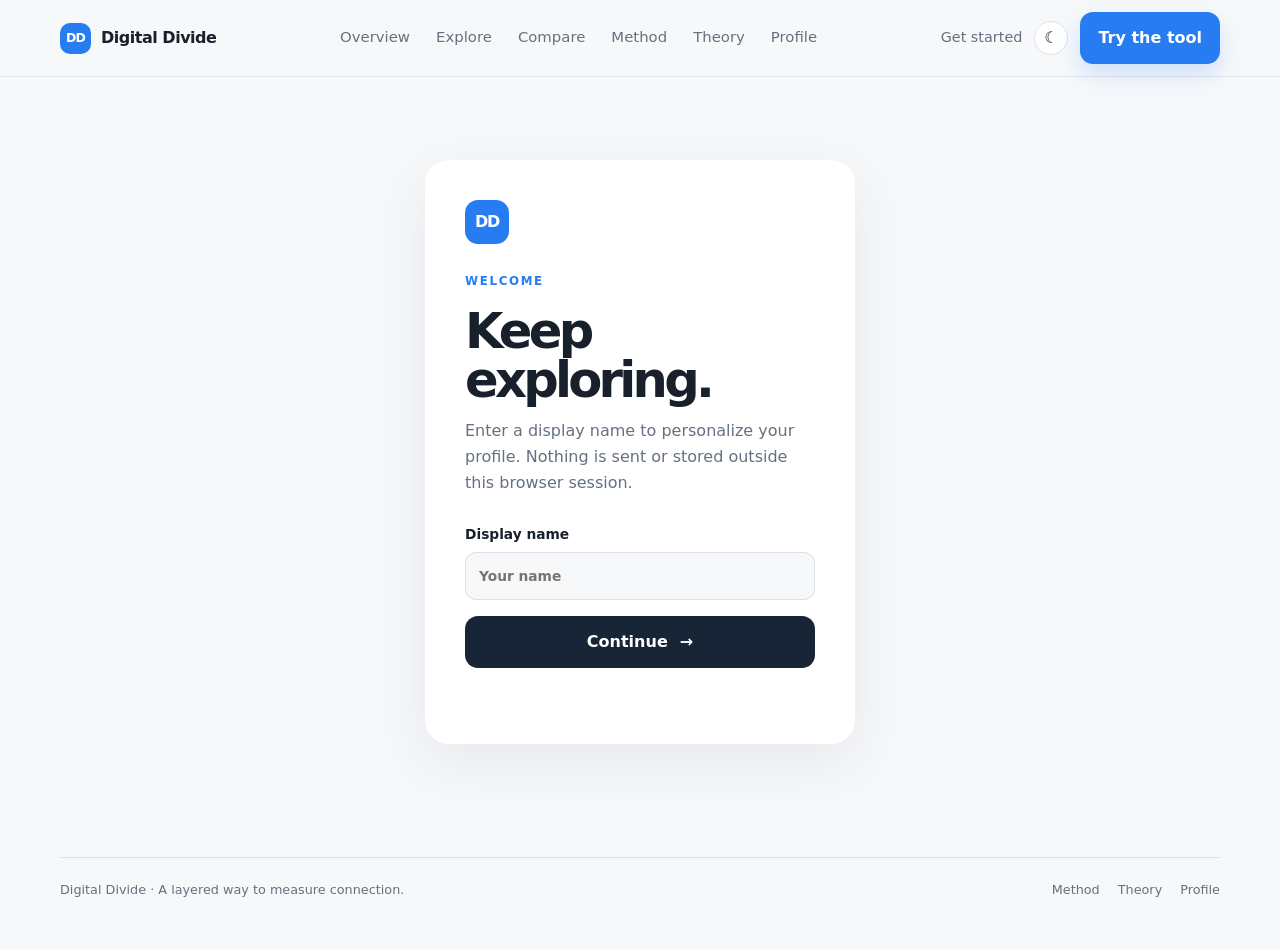
<file: index.html>
<!DOCTYPE html>
<html lang="en">
<head>
  <meta charset="utf-8">
  <meta name="viewport" content="width=device-width, initial-scale=1, viewport-fit=cover">
  <title>Digital Divide — See the whole picture</title>
  <meta name="description" content="A clearer way to understand the digital divide across access, skills, affordability and outcomes.">
  <link rel="stylesheet" href="styles.css?v=11">
</head>
<body data-page="home">
  <div id="site-nav"></div>
  <main>
    <section class="home-hero page-shell">
      <div class="eyebrow">A clearer measure of connection</div>
      <div class="hero-grid">
        <div>
          <h1>The digital divide is more than a signal bar.</h1>
          <p class="lede">Connection is only the first step. Explore the four layers that determine whether people can access, use and benefit from the digital world.</p>
          <div class="hero-actions">
            <a class="button button-primary" href="explore.html">Explore the layers <span aria-hidden="true">↗</span></a>
            <a class="button button-quiet" href="method.html">How it works</a>
          </div>
        </div>
        <div class="hero-art" aria-label="The four layers of digital inclusion">
          <div class="impact-stack">
            <div class="impact-layer impact-blue"><span>01</span><div><strong>Infrastructure</strong><small>Can people connect?</small></div><b>Access</b></div>
            <div class="impact-layer impact-green"><span>02</span><div><strong>Digital literacy</strong><small>Can people use it?</small></div><b>Capability</b></div>
            <div class="impact-layer impact-orange"><span>03</span><div><strong>Affordability</strong><small>Can people sustain it?</small></div><b>Stability</b></div>
            <div class="impact-layer impact-red"><span>04</span><div><strong>Socio-economic outcomes</strong><small>Does it improve life?</small></div><b>Impact</b></div>
          </div>
          <div class="impact-caption"><span>4 layers</span><strong>of impact</strong></div>
        </div>
      </div>
    </section>

    <section class="section section-soft">
      <div class="page-shell">
        <div class="section-heading split-heading">
          <div><div class="eyebrow">A better question</div><h2>Is a connection enough?</h2></div>
          <p>Traditional access statistics can hide the people who are still left behind. A more useful view follows the journey from infrastructure to real-life outcomes.</p>
        </div>
        <div class="layer-grid">
          <article class="layer-card layer-blue"><span class="layer-number">01</span><h3>Infrastructure</h3><p>Reliable networks, electricity and usable devices make digital participation possible.</p></article>
          <article class="layer-card layer-green"><span class="layer-number">02</span><h3>Digital literacy</h3><p>Skills and confidence help people search, communicate, create and stay safe online.</p></article>
          <article class="layer-card layer-orange"><span class="layer-number">03</span><h3>Affordability</h3><p>Sustainable costs keep a connection active instead of forcing households to ration it.</p></article>
          <article class="layer-card layer-red"><span class="layer-number">04</span><h3>Outcomes</h3><p>The real test is whether access improves learning, work, services and everyday choice.</p></article>
        </div>
      </div>
    </section>

    <section class="section">
      <div class="page-shell callout-panel">
        <div><div class="eyebrow">Make it personal</div><h2>Build a score for any community.</h2><p>Choose a profile or adjust every layer yourself. The calculator shows where a single access number overstates progress.</p></div>
        <a class="button button-dark" href="explore.html">Open the calculator <span aria-hidden="true">→</span></a>
      </div>
    </section>
  </main>
  <div id="site-footer"></div>
  <script src="app.js?v=11"></script>
</body>
</html>
</file>
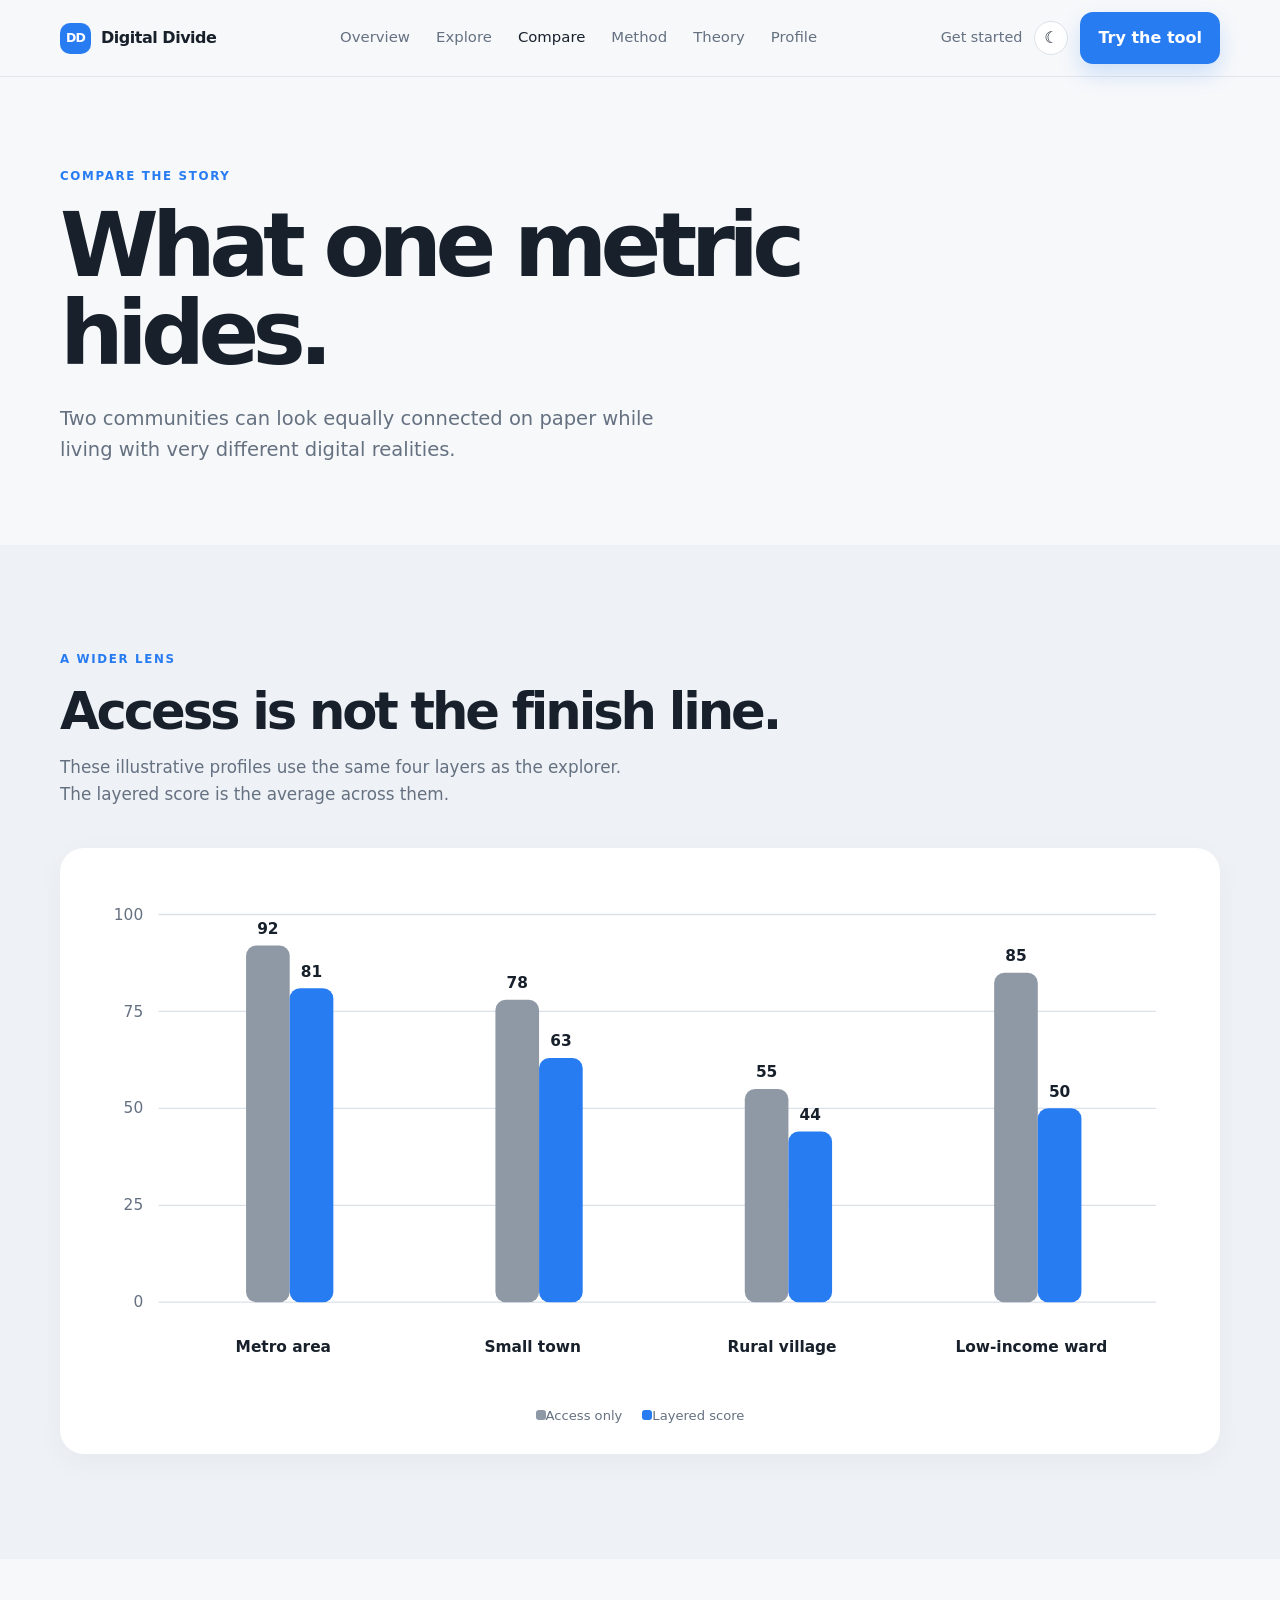
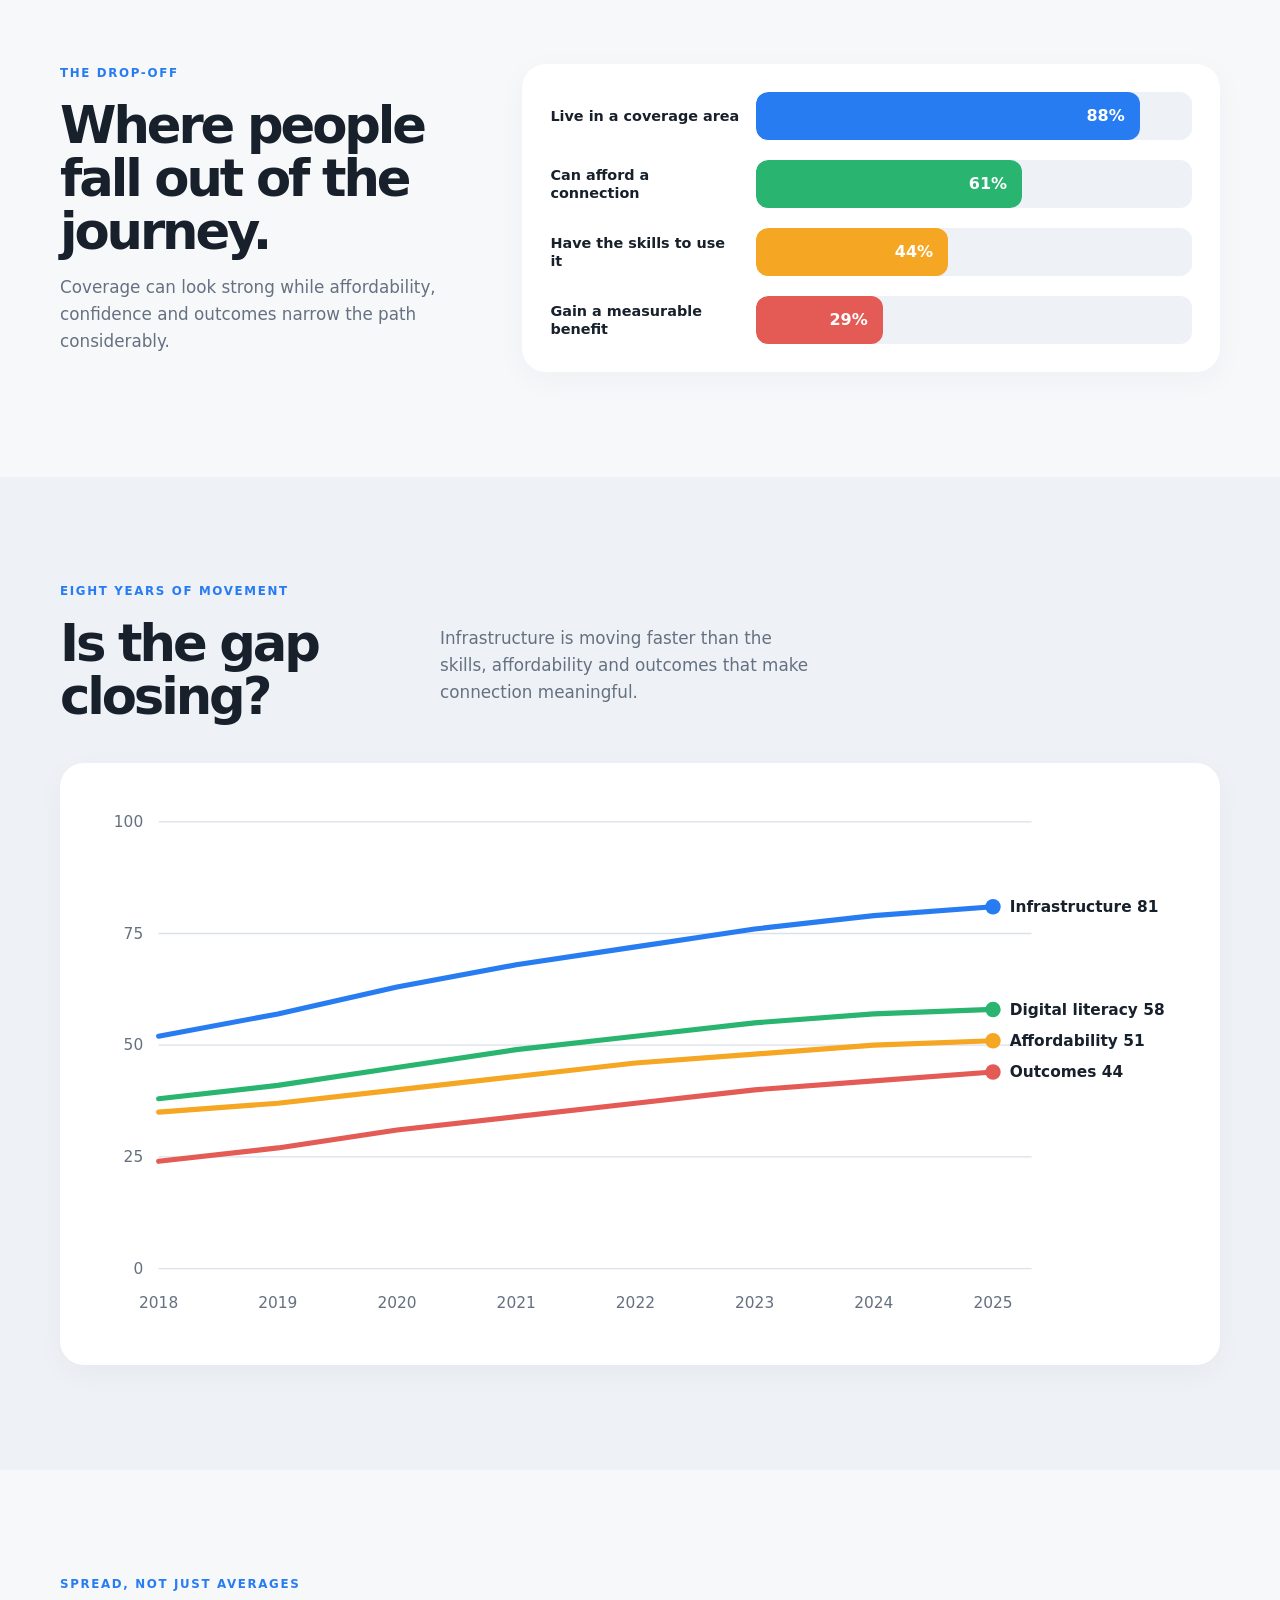
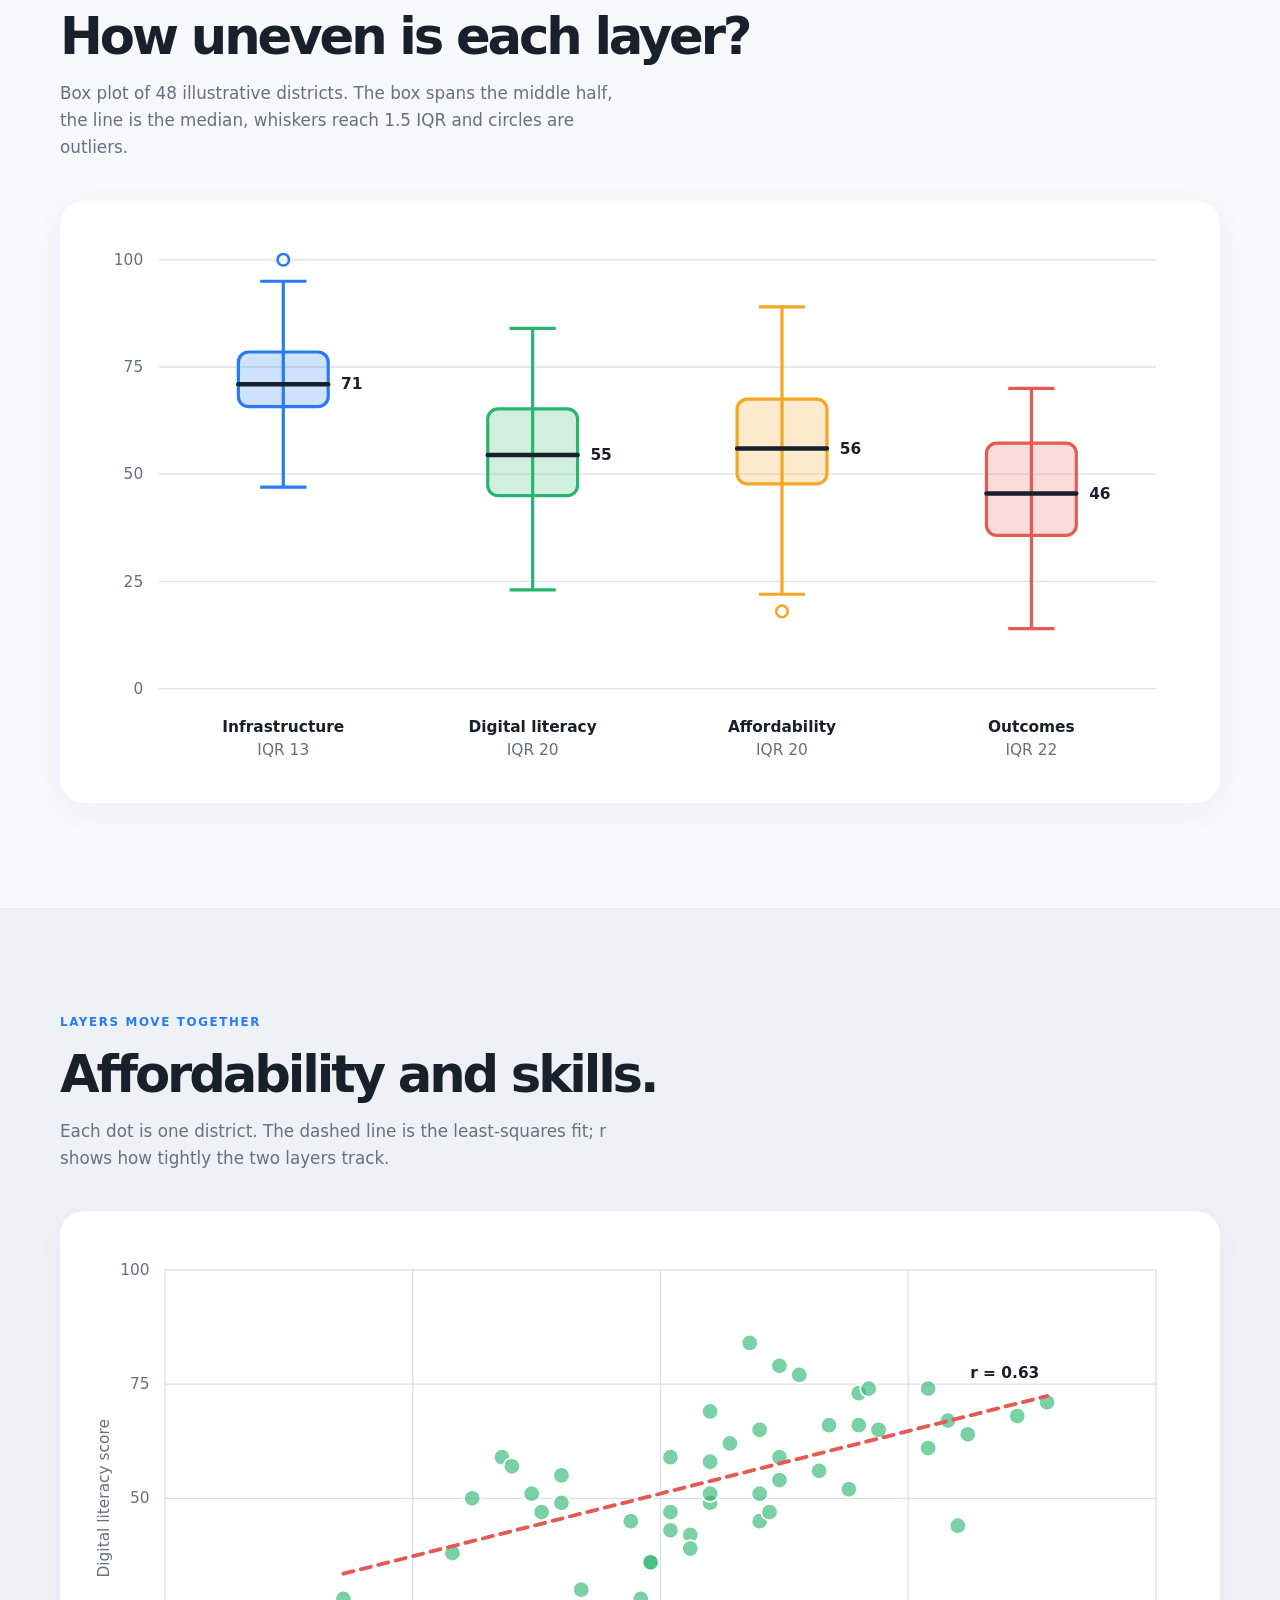
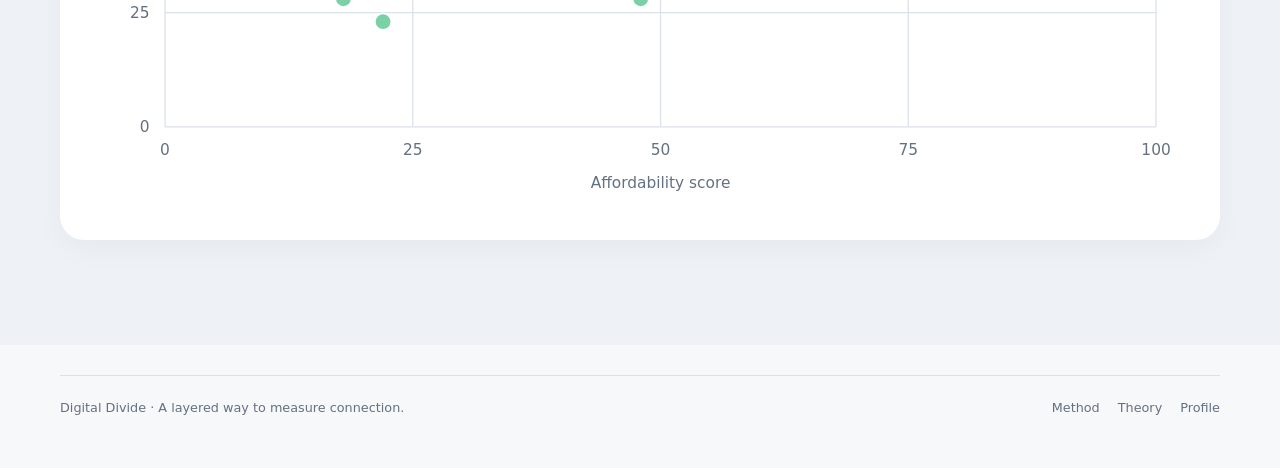
<file: compare.html>
<!DOCTYPE html>
<html lang="en">
<head>
  <meta charset="utf-8">
  <meta name="viewport" content="width=device-width, initial-scale=1, viewport-fit=cover">
  <title>Compare — Digital Divide</title>
  <meta name="description" content="Compare access-only and layered digital divide scores across communities.">
  <link rel="stylesheet" href="styles.css?v=11">
</head>
<body data-page="compare">
  <div id="site-nav"></div>
  <main>
    <section class="page-hero page-shell"><div class="eyebrow">Compare the story</div><h1>What one metric hides.</h1><p class="lede">Two communities can look equally connected on paper while living with very different digital realities.</p></section>
    <section class="section section-soft"><div class="page-shell"><div class="section-heading"><div class="eyebrow">A wider lens</div><h2>Access is not the finish line.</h2><p>These illustrative profiles use the same four layers as the explorer. The layered score is the average across them.</p></div><div class="chart-card"><svg id="bars" viewBox="0 0 860 400" role="img" aria-label="Grouped bars comparing access-only and layered scores"></svg><div class="chart-key centered"><span><i class="key-gray"></i>Access only</span><span><i class="key-blue"></i>Layered score</span></div></div></div></section>
    <section class="section"><div class="page-shell two-column-copy"><div><div class="eyebrow">The drop-off</div><h2>Where people fall out of the journey.</h2><p>Coverage can look strong while affordability, confidence and outcomes narrow the path considerably.</p></div><div class="chart-card funnel-card" id="funnel"></div></div></section>
    <section class="section section-soft"><div class="page-shell"><div class="section-heading split-heading"><div><div class="eyebrow">Eight years of movement</div><h2>Is the gap closing?</h2></div><p>Infrastructure is moving faster than the skills, affordability and outcomes that make connection meaningful.</p></div><div class="chart-card"><svg id="trendsvg" viewBox="0 0 860 420" role="img" aria-label="Line chart showing four digital divide layers from 2018 to 2025"></svg></div></div></section>
    <section class="section"><div class="page-shell"><div class="section-heading"><div class="eyebrow">Spread, not just averages</div><h2>How uneven is each layer?</h2><p>Box plot of 48 illustrative districts. The box spans the middle half, the line is the median, whiskers reach 1.5 IQR and circles are outliers.</p></div><div class="chart-card"><svg id="boxsvg" viewBox="0 0 860 420" role="img" aria-label="Box plot of score distribution for each of the four layers across 48 districts"></svg></div></div></section>
    <section class="section section-soft"><div class="page-shell"><div class="section-heading"><div class="eyebrow">Layers move together</div><h2>Affordability and skills.</h2><p>Each dot is one district. The dashed line is the least-squares fit; r shows how tightly the two layers track.</p></div><div class="chart-card"><svg id="scattersvg" viewBox="0 0 860 440" role="img" aria-label="Scatter plot of affordability against digital literacy across 48 districts"></svg></div></div></section>
  </main>
  <div id="site-footer"></div>
  <script src="app.js?v=11"></script>
</body>
</html>
</file>
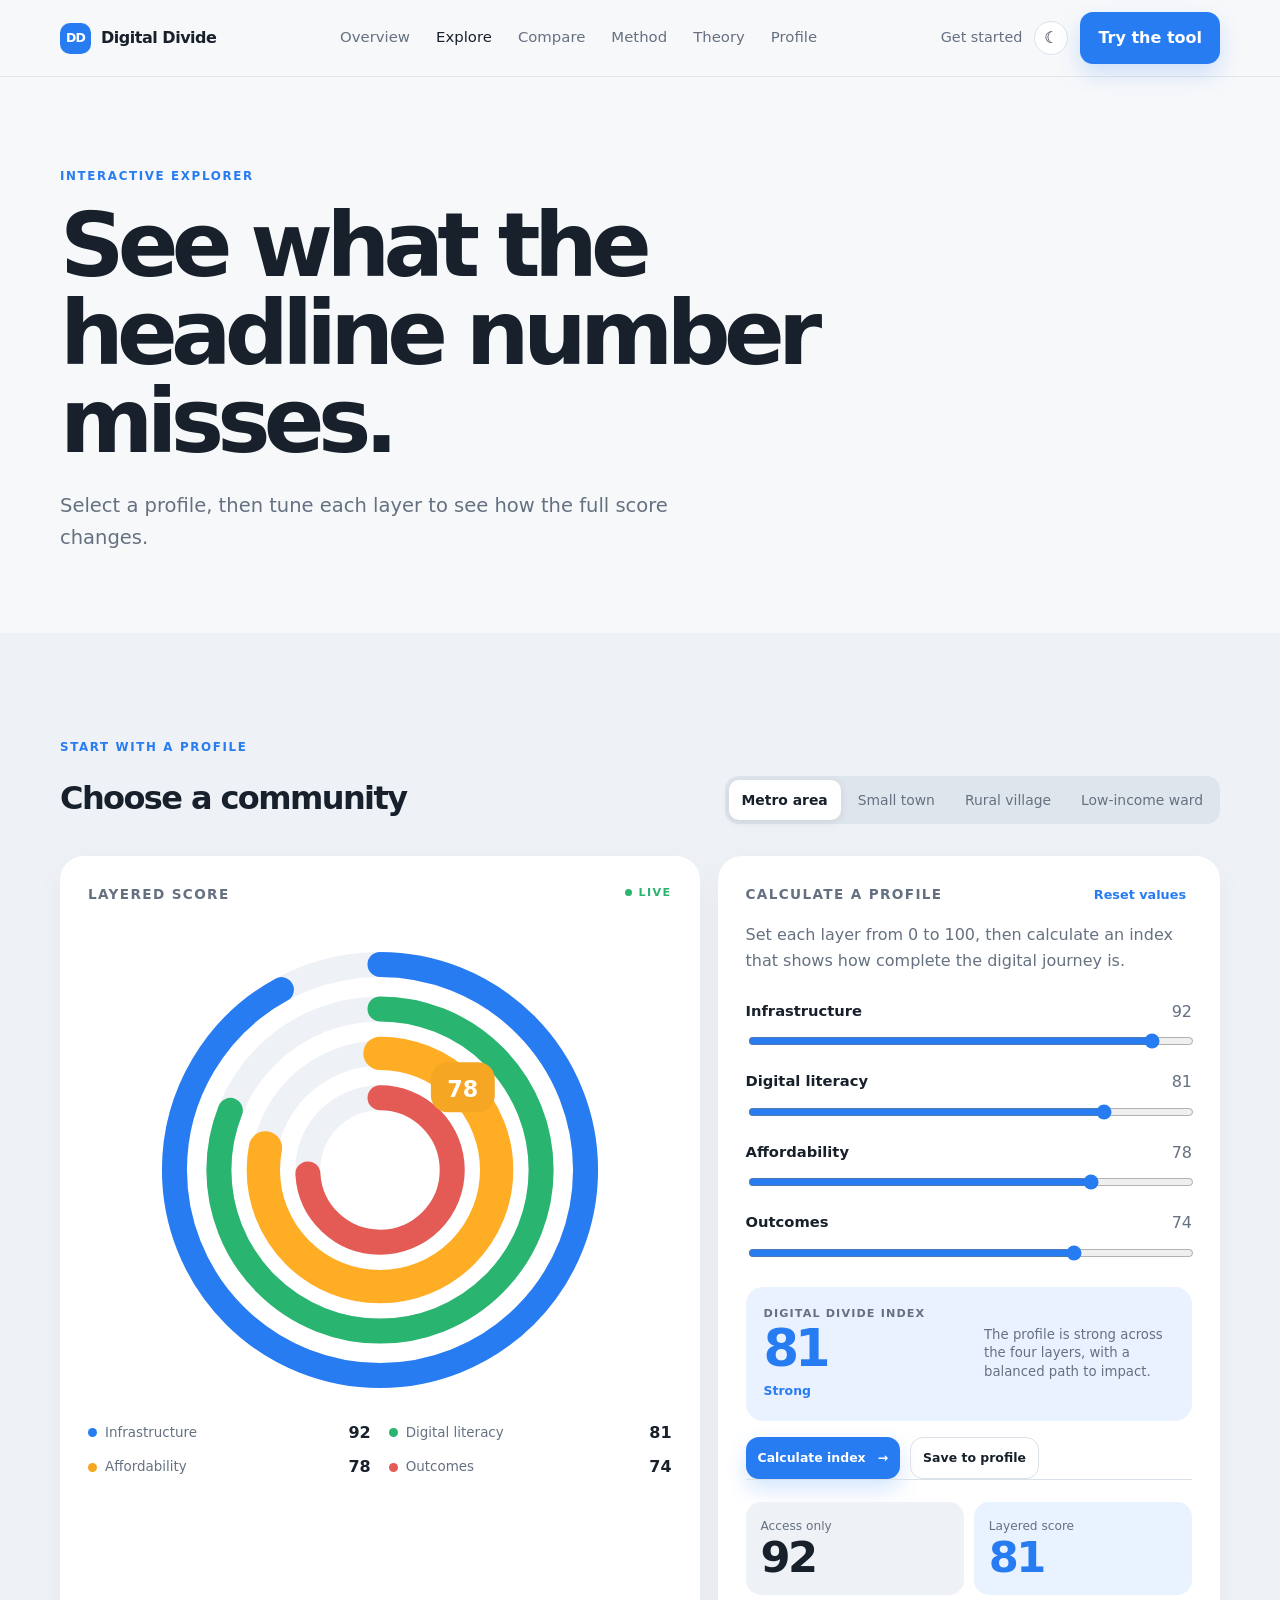
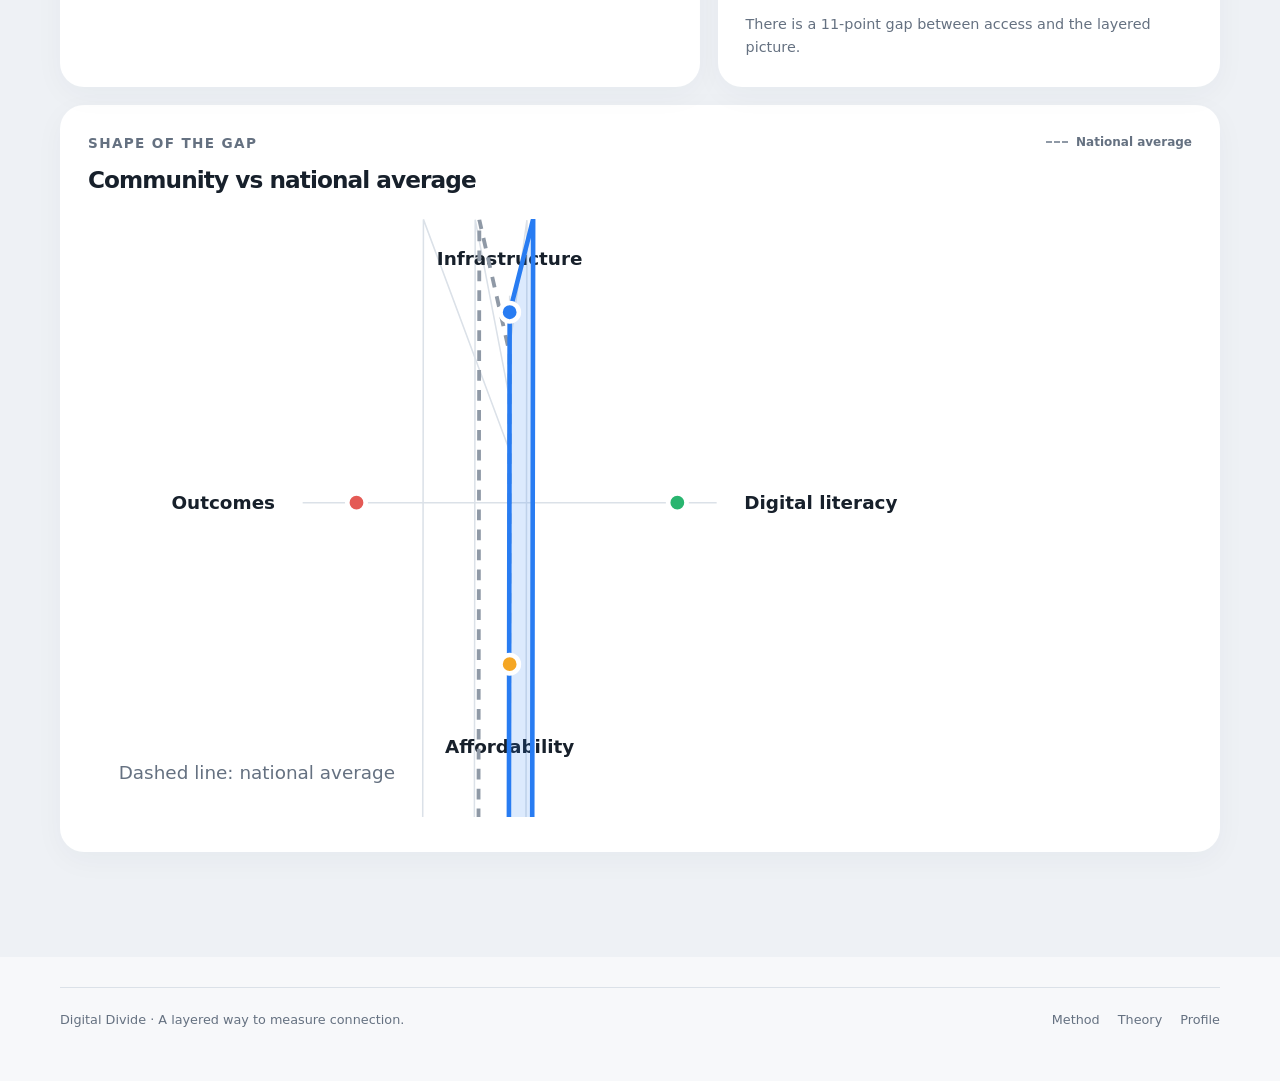
<file: explore.html>
<!DOCTYPE html>
<html lang="en">
<head>
  <meta charset="utf-8">
  <meta name="viewport" content="width=device-width, initial-scale=1, viewport-fit=cover">
  <title>Explore — Digital Divide</title>
  <meta name="description" content="Explore layered digital divide scores and calculate a community profile.">
  <link rel="stylesheet" href="styles.css?v=11">
</head>
<body data-page="explore">
  <div id="site-nav"></div>
  <main>
    <section class="page-hero page-shell"><div class="eyebrow">Interactive explorer</div><h1>See what the headline number misses.</h1><p class="lede">Select a profile, then tune each layer to see how the full score changes.</p></section>
    <section class="section section-soft explorer-section"><div class="page-shell">
      <div class="profile-row"><div><div class="eyebrow">Start with a profile</div><h2>Choose a community</h2></div><div id="profile-tabs" class="segmented" role="group" aria-label="Community profile"></div></div>
      <div class="explorer-grid">
        <div class="chart-card ring-card">
          <div class="card-topline"><span>Layered score</span><span class="live-chip"><i></i>Live</span></div>
          <div class="ring-stage"><svg id="rings" viewBox="0 0 360 360" role="img" aria-label="Interactive four-layer score chart"></svg></div>
          <ul class="legend legend-large" id="legend"></ul>
        </div>
        <div class="chart-card calculator-card"><div class="card-topline"><span>Calculate a profile</span><button class="text-button" id="reset-calc" type="button">Reset values</button></div><p class="card-intro">Set each layer from 0 to 100, then calculate an index that shows how complete the digital journey is.</p><div id="controls" class="controls"></div><div class="index-result" aria-live="polite"><div><span class="result-kicker">Digital Divide Index</span><strong id="index-score">0</strong><span id="index-band" class="result-band">—</span></div><p id="index-description">Your result will appear here after you calculate the profile.</p></div><div class="calculator-actions"><button class="button button-primary" id="calculate-index" type="button">Calculate index <span aria-hidden="true">→</span></button><button class="button button-outline" id="save-profile" type="button">Save to profile</button></div><div class="score-summary"><div><span>Access only</span><strong id="sSingle">0</strong></div><div class="summary-highlight"><span>Layered score</span><strong id="sMulti">0</strong></div></div><p id="gapnote" class="note" aria-live="polite"></p></div>
      </div>
      <div class="chart-card radar-card"><div class="card-topline"><div><span>Shape of the gap</span><h2>Community vs national average</h2></div><span class="chart-key"><i class="key-dashed"></i> National average</span></div><svg id="radar" viewBox="0 0 720 390" role="img" aria-label="Radar chart comparing a community with the national average"></svg></div>
    </div></section>
  </main>
  <div id="site-footer"></div>
  <script src="app.js?v=11"></script>
</body>
</html>
</file>
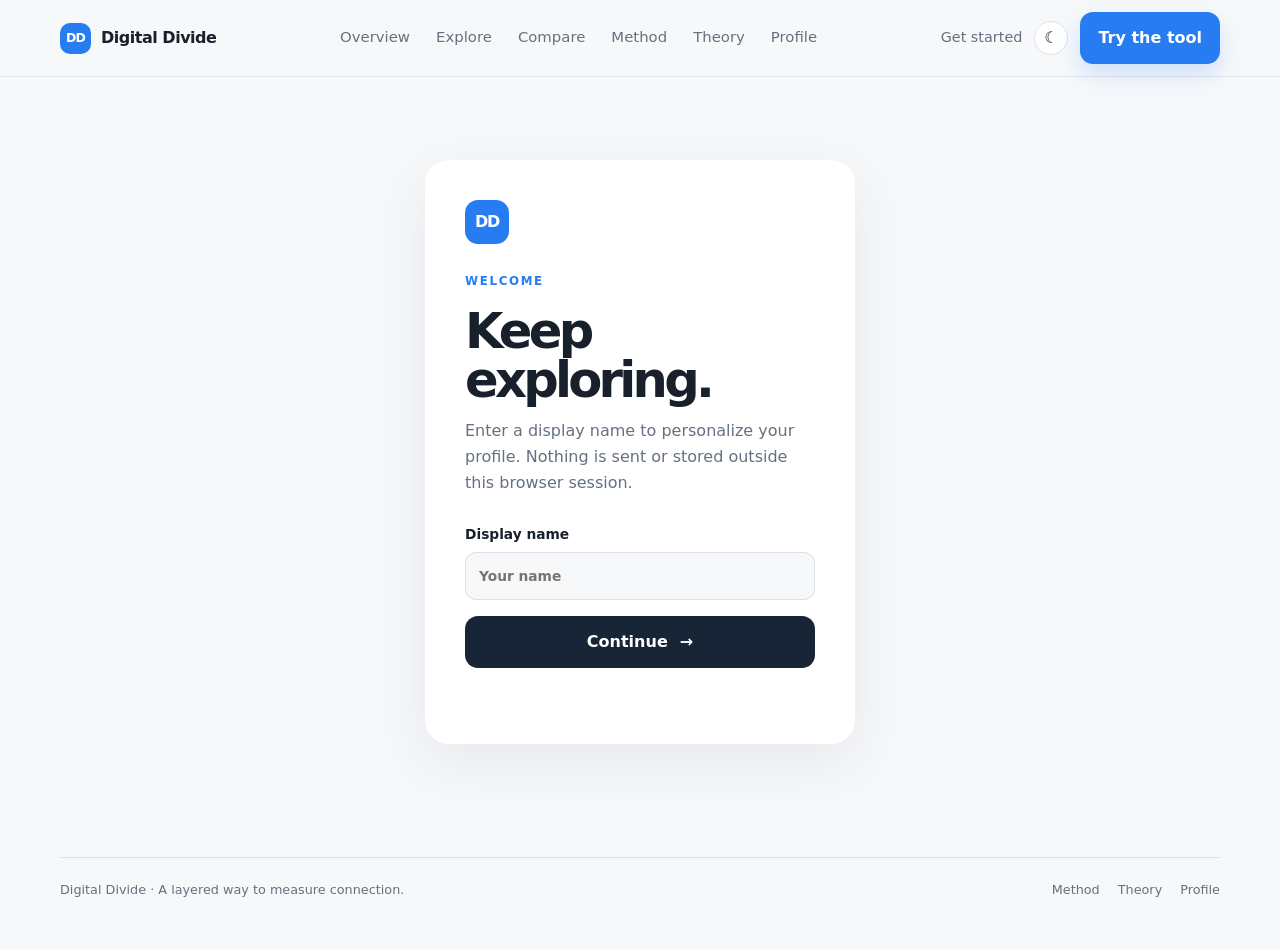
<file: login.html>
<!DOCTYPE html>
<html lang="en">
<head>
  <meta charset="utf-8">
  <meta name="viewport" content="width=device-width, initial-scale=1, viewport-fit=cover">
  <title>Welcome — Digital Divide</title>
  <meta name="description" content="Choose a display name to continue exploring the digital divide.">
  <link rel="stylesheet" href="styles.css?v=11">
</head>
<body data-page="login">
  <div id="site-nav"></div>
  <main class="auth-main"><section class="auth-card"><div class="auth-mark">DD</div><div class="eyebrow">Welcome</div><h1>Keep exploring.</h1><p>Enter a display name to personalize your profile. Nothing is sent or stored outside this browser session.</p><form id="login-form"><label id="identity-label">Display name<input id="identity" type="text" placeholder="Your name" autocomplete="nickname" maxlength="40" required></label><button class="button button-dark button-full" type="submit">Continue <span aria-hidden="true">→</span></button><p class="form-message" id="form-message" role="status"></p></form></section></main>
  <div id="site-footer"></div>
  <script src="app.js?v=11"></script>
</body>
</html>
</file>
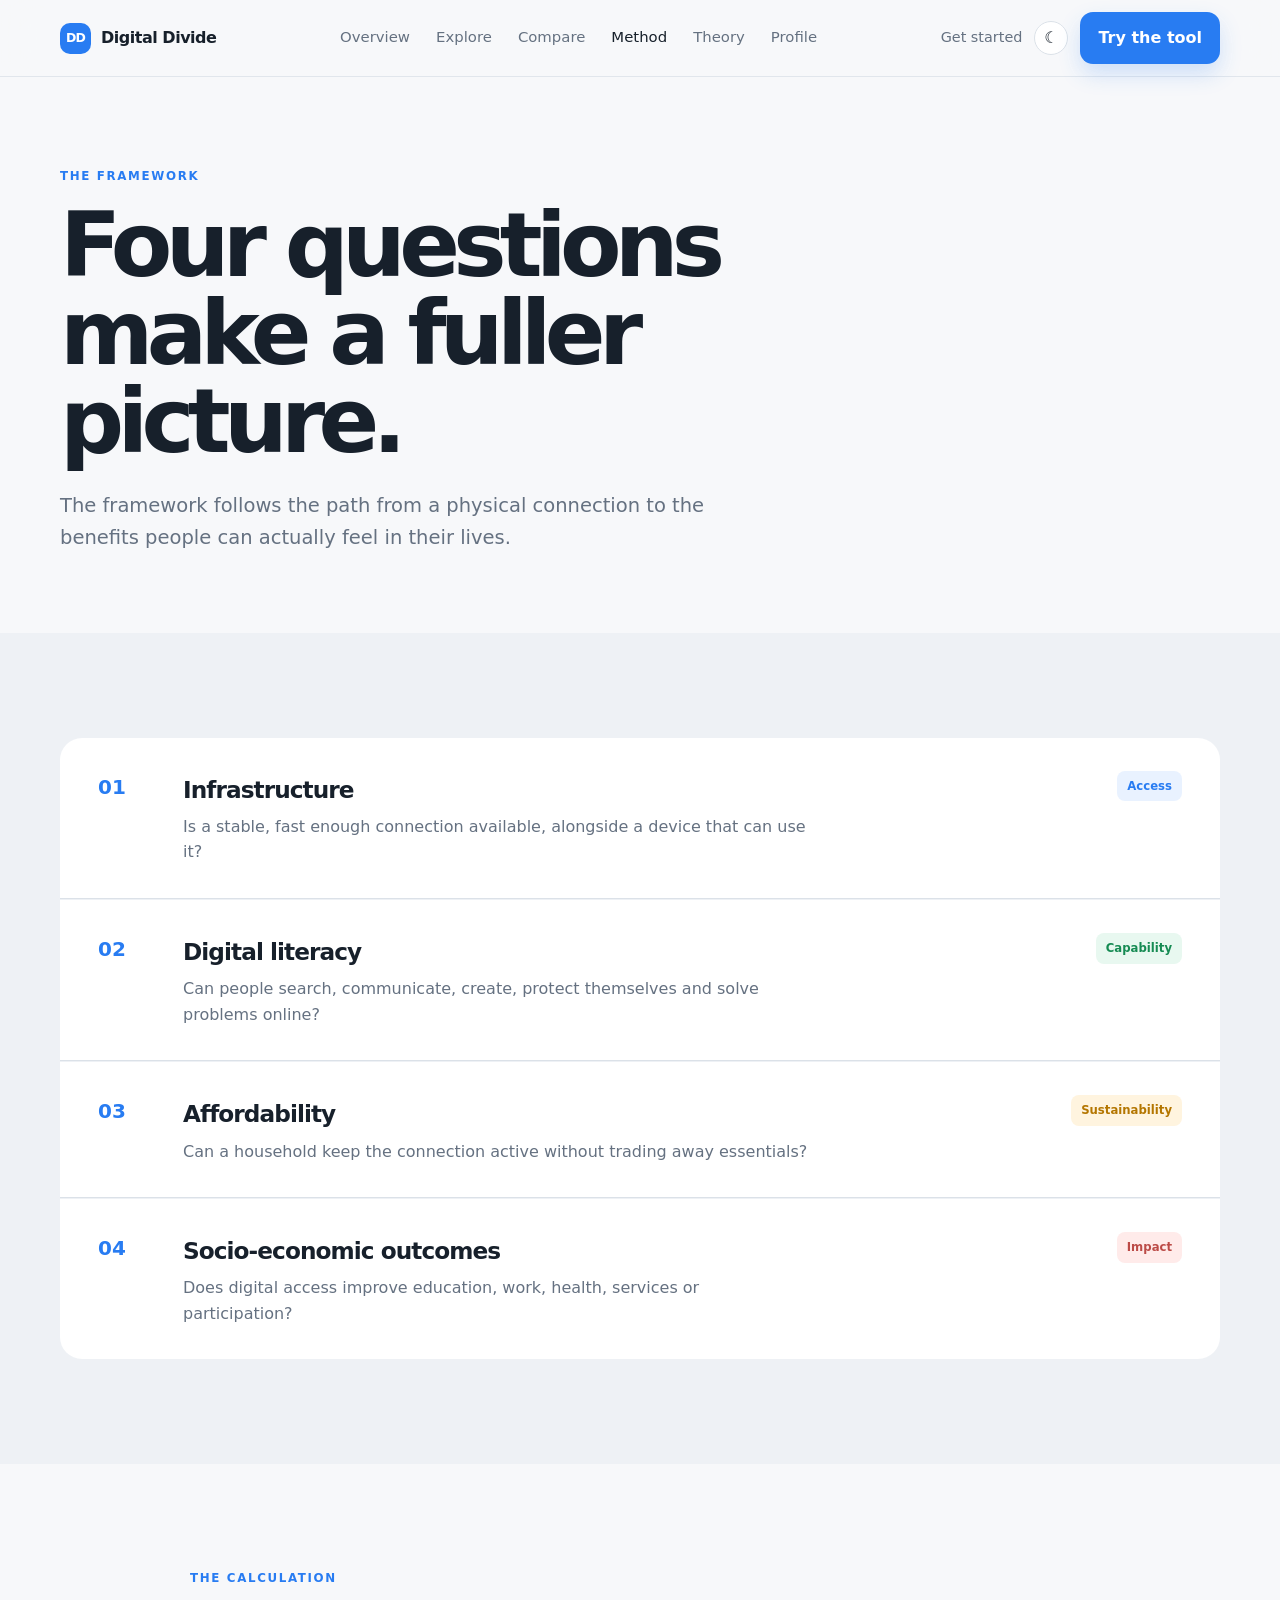
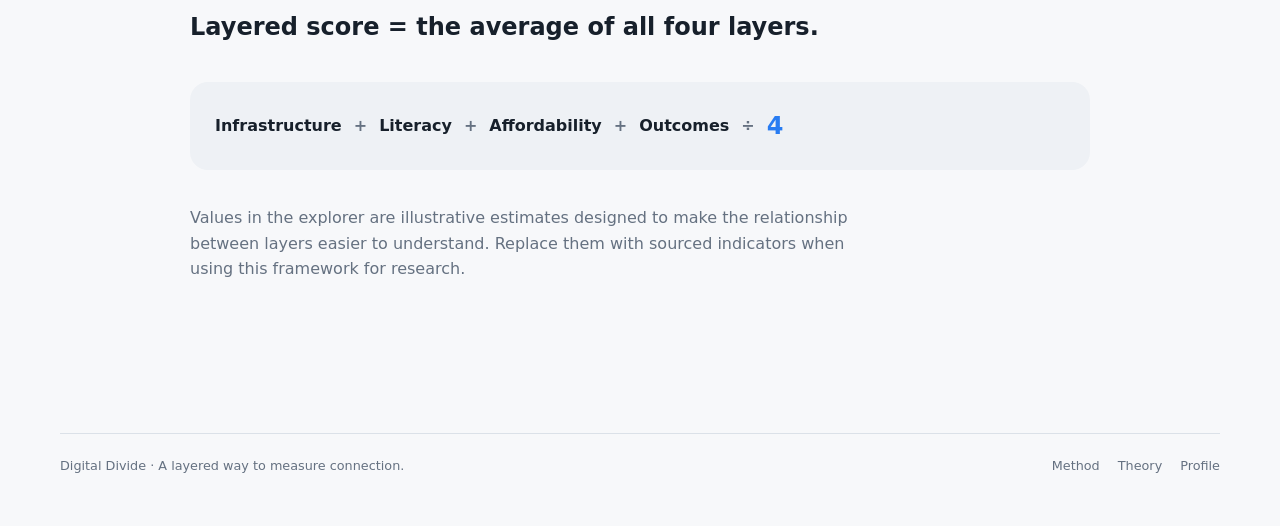
<file: method.html>
<!DOCTYPE html>
<html lang="en">
<head>
  <meta charset="utf-8">
  <meta name="viewport" content="width=device-width, initial-scale=1, viewport-fit=cover">
  <title>Method — Digital Divide</title>
  <meta name="description" content="Learn how the four-layer digital divide framework works.">
  <link rel="stylesheet" href="styles.css?v=11">
</head>
<body data-page="method">
  <div id="site-nav"></div>
  <main>
    <section class="page-hero page-shell"><div class="eyebrow">The framework</div><h1>Four questions make a fuller picture.</h1><p class="lede">The framework follows the path from a physical connection to the benefits people can actually feel in their lives.</p></section>
    <section class="section section-soft"><div class="page-shell method-list">
      <article class="method-row"><div class="method-index">01</div><div><h2>Infrastructure</h2><p>Is a stable, fast enough connection available, alongside a device that can use it?</p></div><span class="method-tag tag-blue">Access</span></article>
      <article class="method-row"><div class="method-index">02</div><div><h2>Digital literacy</h2><p>Can people search, communicate, create, protect themselves and solve problems online?</p></div><span class="method-tag tag-green">Capability</span></article>
      <article class="method-row"><div class="method-index">03</div><div><h2>Affordability</h2><p>Can a household keep the connection active without trading away essentials?</p></div><span class="method-tag tag-orange">Sustainability</span></article>
      <article class="method-row"><div class="method-index">04</div><div><h2>Socio-economic outcomes</h2><p>Does digital access improve education, work, health, services or participation?</p></div><span class="method-tag tag-red">Impact</span></article>
    </div></section>
    <section class="section"><div class="page-shell formula-panel"><div class="eyebrow">The calculation</div><h2>Layered score = the average of all four layers.</h2><div class="formula"><span>Infrastructure</span><b>+</b><span>Literacy</span><b>+</b><span>Affordability</span><b>+</b><span>Outcomes</span><b>÷</b><strong>4</strong></div><p>Values in the explorer are illustrative estimates designed to make the relationship between layers easier to understand. Replace them with sourced indicators when using this framework for research.</p></div></section>
  </main>
  <div id="site-footer"></div>
  <script src="app.js?v=11"></script>
</body>
</html>
</file>
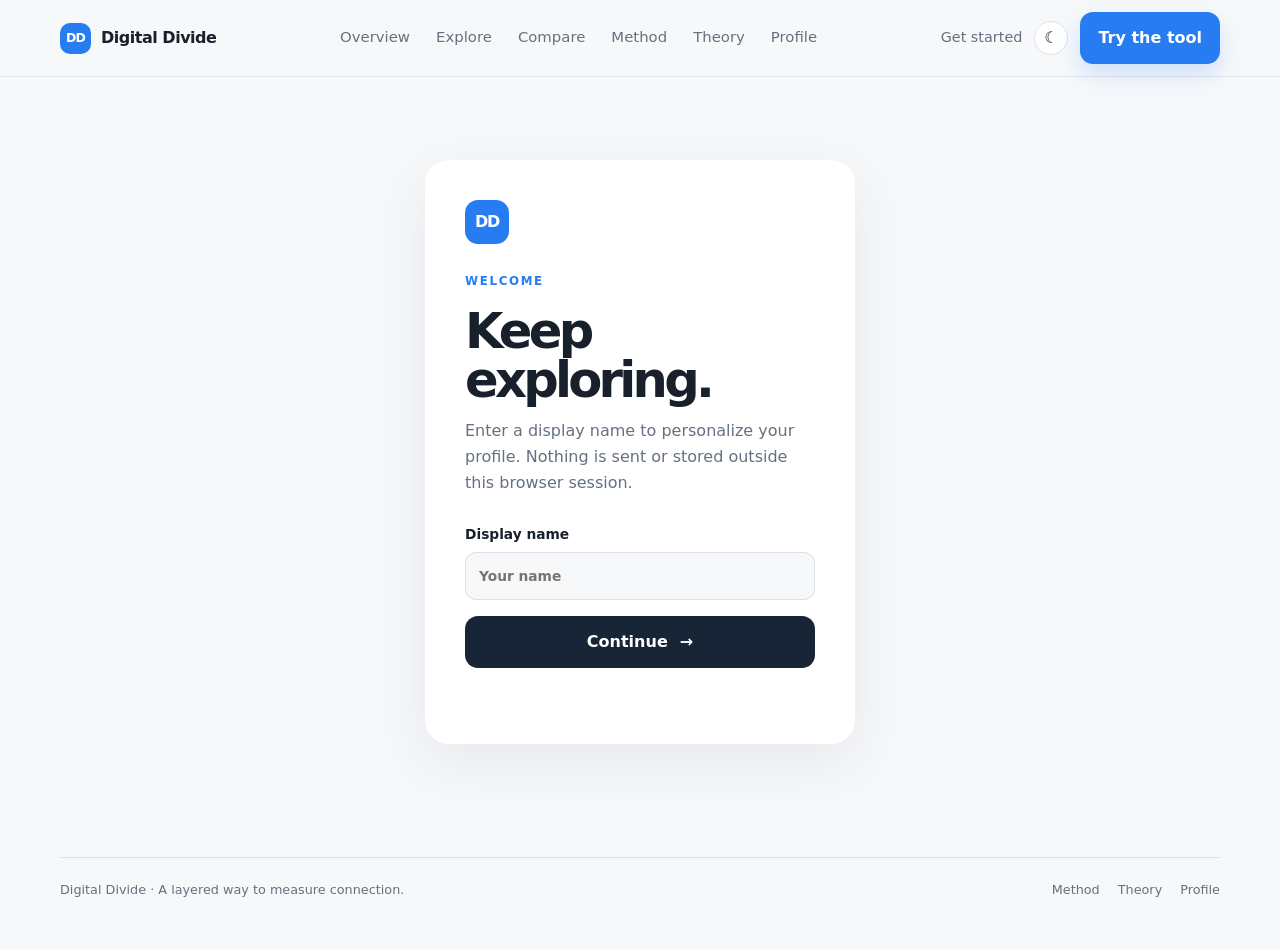
<file: profile.html>
<!DOCTYPE html>
<html lang="en">
<head>
  <meta charset="utf-8">
  <meta name="viewport" content="width=device-width, initial-scale=1, viewport-fit=cover">
  <title>Profile — Digital Divide</title>
  <meta name="description" content="View your saved Digital Divide Index profile and layer scores.">
  <link rel="stylesheet" href="styles.css?v=11">
</head>
<body data-page="profile">
  <div id="site-nav"></div>
  <main>
    <section class="page-hero page-shell profile-hero"><div class="eyebrow">Your profile</div><h1>Keep your progress in one place.</h1><p class="lede">Review the latest index you saved from the Explorer and return to the calculator whenever your answers change.</p></section>
    <section class="section section-soft"><div class="page-shell profile-grid"><div class="profile-identity chart-card"><div class="profile-avatar" id="profile-avatar">DD</div><div class="eyebrow">Signed in as</div><h2 id="profile-contact">—</h2><p>Your saved assessments stay in this browser session.</p><button class="button button-outline" id="sign-out" type="button">Sign out</button></div><div class="profile-score chart-card"><div class="card-topline"><span>Latest saved result</span><span id="profile-saved-at" class="profile-date">Not saved yet</span></div><div class="profile-score-line"><div><span class="result-kicker">Digital Divide Index</span><strong id="profile-index">—</strong><span id="profile-band" class="result-band">No saved score</span></div><a class="button button-primary" href="explore.html">Update score <span aria-hidden="true">→</span></a></div><p id="profile-summary" class="card-intro">Calculate and save an index on the Explore page to see your breakdown here.</p><div class="profile-breakdown" id="profile-breakdown"></div></div></div></section>
    <section class="section"><div class="page-shell profile-next"><div><div class="eyebrow">Keep going</div><h2>One score, four ways to improve it.</h2><p>Use the Theory page to understand what each layer measures, then return to Explore to test a different profile.</p></div><div class="hero-actions"><a class="button button-dark" href="theory.html">Read the theory</a><a class="button button-quiet" href="explore.html">Open calculator</a></div></div></section>
  </main>
  <div id="site-footer"></div>
  <script src="app.js?v=11"></script>
</body>
</html>
</file>
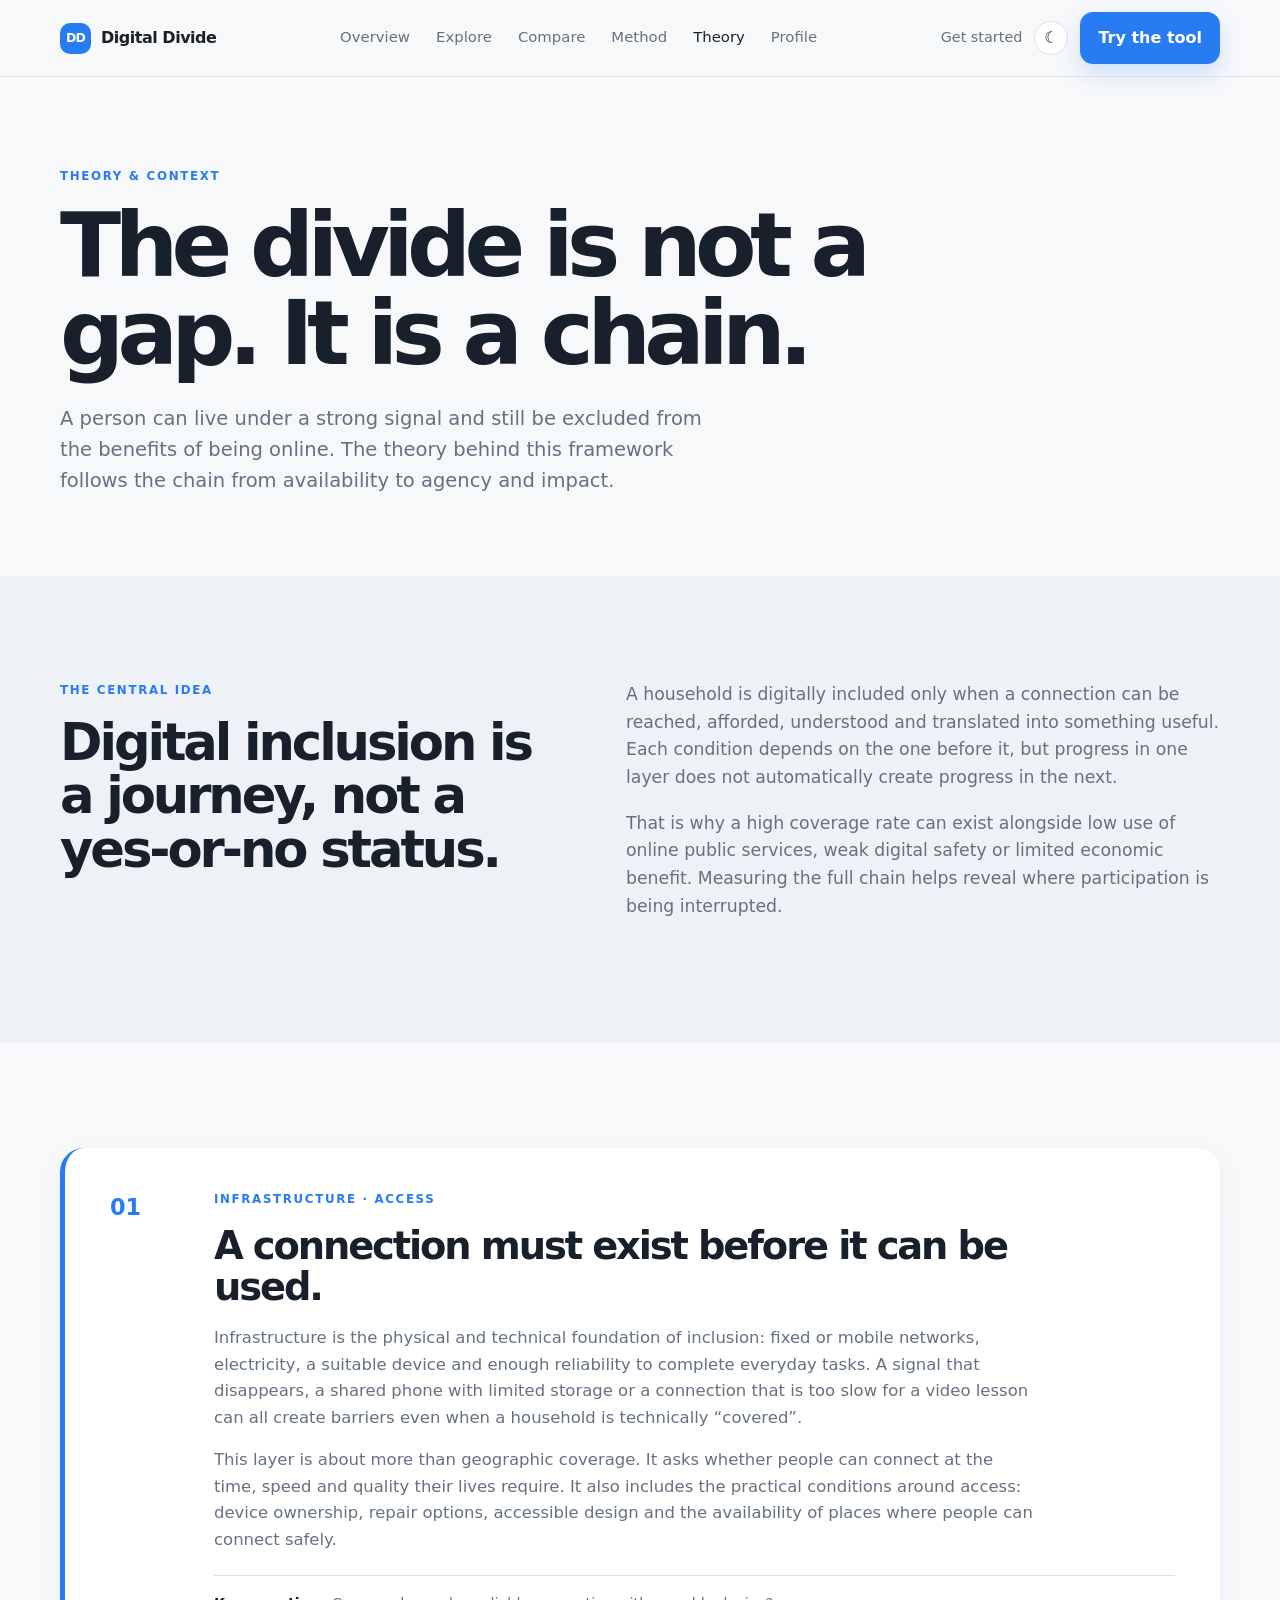
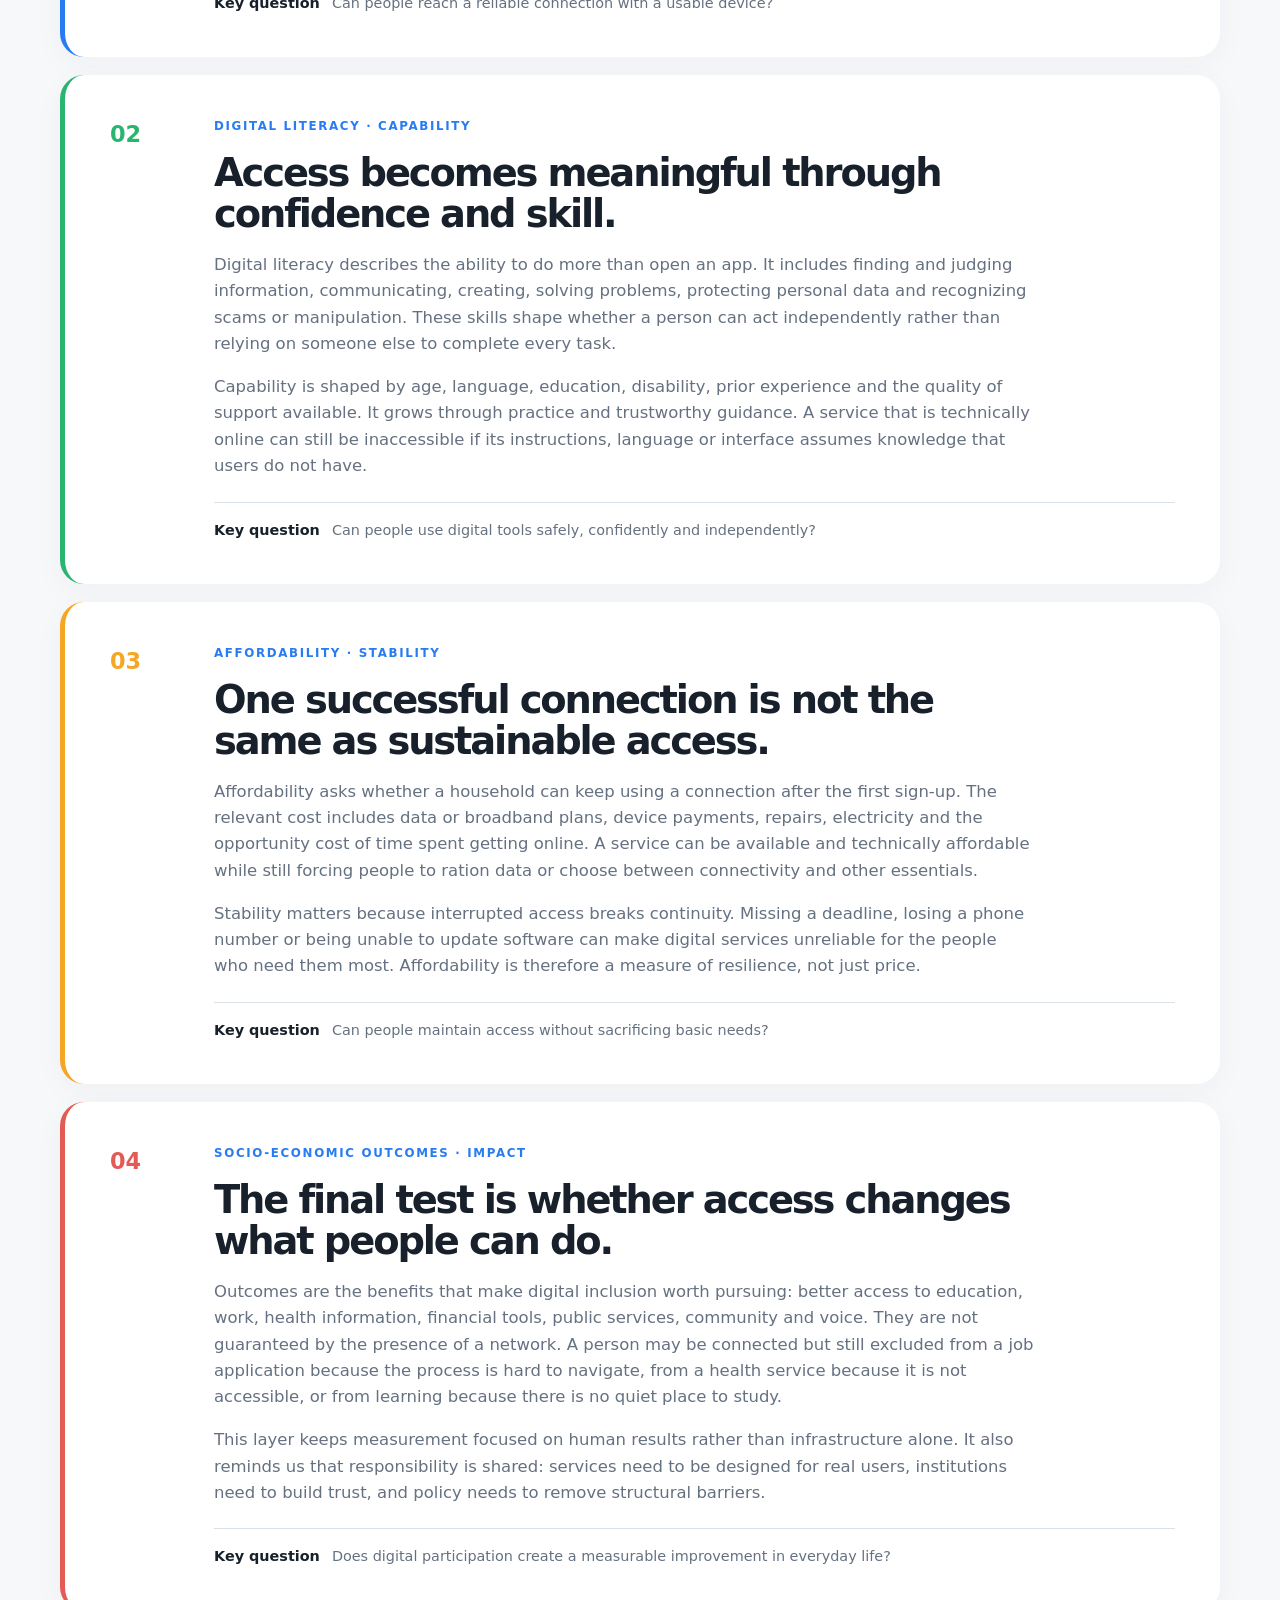
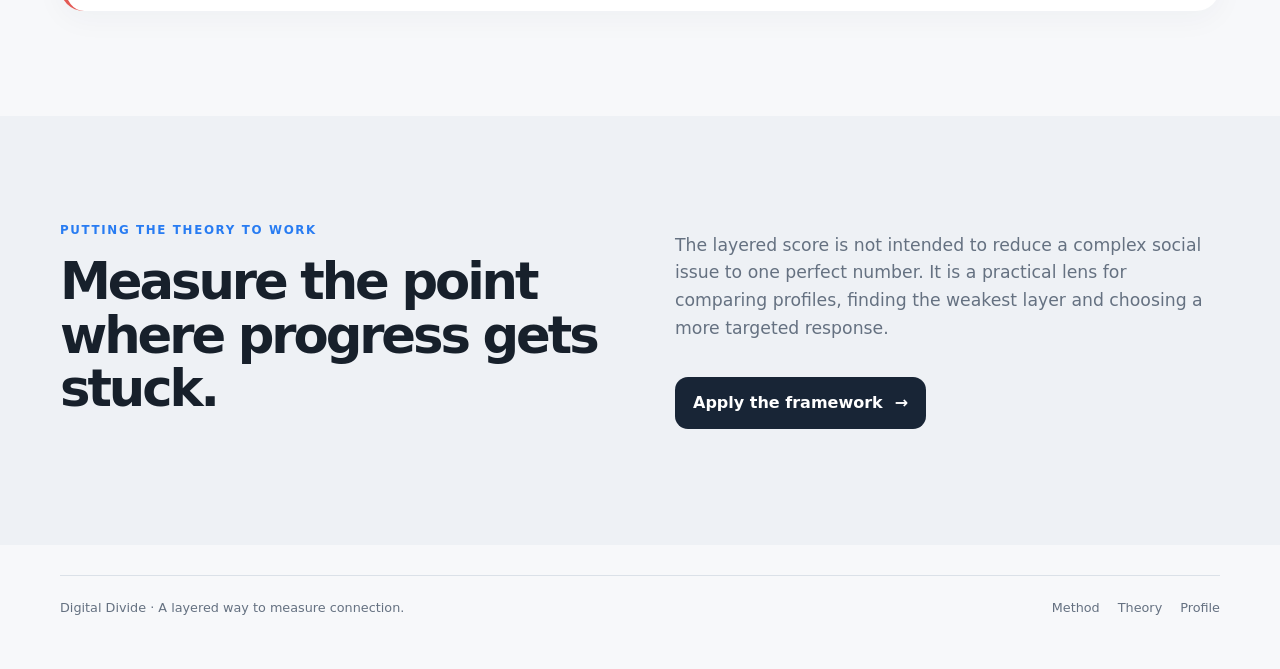
<file: theory.html>
<!DOCTYPE html>
<html lang="en">
<head>
  <meta charset="utf-8">
  <meta name="viewport" content="width=device-width, initial-scale=1, viewport-fit=cover">
  <title>Theory — Digital Divide</title>
  <meta name="description" content="Theory and context behind the digital divide: access, capability, affordability and outcomes.">
  <link rel="stylesheet" href="styles.css?v=11">
</head>
<body data-page="theory">
  <div id="site-nav"></div>
  <main>
    <section class="page-hero page-shell"><div class="eyebrow">Theory & context</div><h1>The divide is not a gap. It is a chain.</h1><p class="lede">A person can live under a strong signal and still be excluded from the benefits of being online. The theory behind this framework follows the chain from availability to agency and impact.</p></section>

    <section class="section section-soft"><div class="page-shell theory-intro"><div><div class="eyebrow">The central idea</div><h2>Digital inclusion is a journey, not a yes-or-no status.</h2></div><div><p>A household is digitally included only when a connection can be reached, afforded, understood and translated into something useful. Each condition depends on the one before it, but progress in one layer does not automatically create progress in the next.</p><p>That is why a high coverage rate can exist alongside low use of online public services, weak digital safety or limited economic benefit. Measuring the full chain helps reveal where participation is being interrupted.</p></div></div></section>

    <section class="section"><div class="page-shell theory-sections">
      <article class="theory-section theory-blue"><div class="theory-section-number">01</div><div><div class="eyebrow">Infrastructure · access</div><h2>A connection must exist before it can be used.</h2><p>Infrastructure is the physical and technical foundation of inclusion: fixed or mobile networks, electricity, a suitable device and enough reliability to complete everyday tasks. A signal that disappears, a shared phone with limited storage or a connection that is too slow for a video lesson can all create barriers even when a household is technically “covered”.</p><p>This layer is about more than geographic coverage. It asks whether people can connect at the time, speed and quality their lives require. It also includes the practical conditions around access: device ownership, repair options, accessible design and the availability of places where people can connect safely.</p><div class="theory-takeaway"><strong>Key question</strong><span>Can people reach a reliable connection with a usable device?</span></div></div></article>
      <article class="theory-section theory-green"><div class="theory-section-number">02</div><div><div class="eyebrow">Digital literacy · capability</div><h2>Access becomes meaningful through confidence and skill.</h2><p>Digital literacy describes the ability to do more than open an app. It includes finding and judging information, communicating, creating, solving problems, protecting personal data and recognizing scams or manipulation. These skills shape whether a person can act independently rather than relying on someone else to complete every task.</p><p>Capability is shaped by age, language, education, disability, prior experience and the quality of support available. It grows through practice and trustworthy guidance. A service that is technically online can still be inaccessible if its instructions, language or interface assumes knowledge that users do not have.</p><div class="theory-takeaway"><strong>Key question</strong><span>Can people use digital tools safely, confidently and independently?</span></div></div></article>
      <article class="theory-section theory-orange"><div class="theory-section-number">03</div><div><div class="eyebrow">Affordability · stability</div><h2>One successful connection is not the same as sustainable access.</h2><p>Affordability asks whether a household can keep using a connection after the first sign-up. The relevant cost includes data or broadband plans, device payments, repairs, electricity and the opportunity cost of time spent getting online. A service can be available and technically affordable while still forcing people to ration data or choose between connectivity and other essentials.</p><p>Stability matters because interrupted access breaks continuity. Missing a deadline, losing a phone number or being unable to update software can make digital services unreliable for the people who need them most. Affordability is therefore a measure of resilience, not just price.</p><div class="theory-takeaway"><strong>Key question</strong><span>Can people maintain access without sacrificing basic needs?</span></div></div></article>
      <article class="theory-section theory-red"><div class="theory-section-number">04</div><div><div class="eyebrow">Socio-economic outcomes · impact</div><h2>The final test is whether access changes what people can do.</h2><p>Outcomes are the benefits that make digital inclusion worth pursuing: better access to education, work, health information, financial tools, public services, community and voice. They are not guaranteed by the presence of a network. A person may be connected but still excluded from a job application because the process is hard to navigate, from a health service because it is not accessible, or from learning because there is no quiet place to study.</p><p>This layer keeps measurement focused on human results rather than infrastructure alone. It also reminds us that responsibility is shared: services need to be designed for real users, institutions need to build trust, and policy needs to remove structural barriers.</p><div class="theory-takeaway"><strong>Key question</strong><span>Does digital participation create a measurable improvement in everyday life?</span></div></div></article>
    </div></section>

    <section class="section section-soft"><div class="page-shell reading-panel"><div><div class="eyebrow">Putting the theory to work</div><h2>Measure the point where progress gets stuck.</h2></div><div><p>The layered score is not intended to reduce a complex social issue to one perfect number. It is a practical lens for comparing profiles, finding the weakest layer and choosing a more targeted response.</p><a class="button button-dark" href="explore.html">Apply the framework <span aria-hidden="true">→</span></a></div></div></section>
  </main>
  <div id="site-footer"></div>
  <script src="app.js?v=11"></script>
</body>
</html>
</file>
<file: styles.css>
:root{--bg:#f7f8fa;--surface:#fff;--surface-2:#eef1f5;--ink:#17202b;--muted:#657181;--line:#dbe1e8;--blue:#287cf2;--green:#29b56f;--orange:#f5a623;--red:#e45a55;--navy:#182536;--shadow:0 18px 55px rgba(33,48,68,.08);--font:Inter,ui-sans-serif,system-ui,-apple-system,BlinkMacSystemFont,"Segoe UI",sans-serif}*{box-sizing:border-box}html{scroll-behavior:smooth}body{margin:0;background:var(--bg);color:var(--ink);font:16px/1.6 var(--font);-webkit-font-smoothing:antialiased}a{color:inherit;text-decoration:none}button,input{font:inherit}:focus-visible{outline:3px solid rgba(40,124,242,.45);outline-offset:3px;border-radius:8px}.page-shell{width:min(1160px,calc(100% - 48px));margin:0 auto}.site-nav{position:sticky;top:0;z-index:20;background:rgba(247,248,250,.84);border-bottom:1px solid rgba(219,225,232,.78);backdrop-filter:blur(18px)}.nav-inner{height:76px;position:relative;display:flex;align-items:center;justify-content:space-between;gap:28px}.brand{display:flex;align-items:center;gap:10px;font-weight:800;letter-spacing:-.03em}.brand-mark{display:grid;place-items:center;width:31px;height:31px;border-radius:10px;background:var(--blue);color:#fff;font-size:.78rem;letter-spacing:-.06em}.nav-links{display:flex;align-items:center;gap:26px;color:var(--muted);font-size:.93rem}.nav-links a:hover,.nav-links a.active{color:var(--ink)}.nav-cta{display:flex;align-items:center;gap:12px}.nav-login{font-size:.9rem;color:var(--muted)}.nav-menu{display:none;border:0;background:transparent;color:var(--ink);font-size:1.35rem}.button{display:inline-flex;justify-content:center;align-items:center;gap:12px;border:0;border-radius:13px;padding:13px 18px;font-weight:700;cursor:pointer;transition:transform .2s,box-shadow .2s,background .2s}.button:hover{transform:translateY(-2px)}.button-primary{background:var(--blue);color:#fff;box-shadow:0 10px 22px rgba(40,124,242,.2)}.button-dark{background:var(--navy);color:#fff}.button-quiet{color:var(--muted);padding-left:4px;padding-right:4px}.button-outline{background:transparent;border:1px solid var(--line);color:var(--ink)}.button-full{width:100%}.home-hero{padding:100px 0 110px}.eyebrow{font-size:.74rem;text-transform:uppercase;letter-spacing:.14em;font-weight:800;color:var(--blue);margin-bottom:16px}.hero-grid{display:grid;grid-template-columns:1fr 430px;gap:80px;align-items:center}.home-hero h1,.page-hero h1,.auth-card h1{font-size:clamp(3.2rem,7vw,6.6rem);line-height:.98;letter-spacing:-.075em;margin:0;max-width:760px}.lede{font-size:1.22rem;color:var(--muted);max-width:650px;margin:25px 0 0}.hero-actions{display:flex;gap:20px;align-items:center;margin-top:36px}.hero-art{height:430px;position:relative}.orb{position:absolute;border-radius:50%;display:grid;place-items:center;color:#fff;font-weight:800;letter-spacing:-.02em;box-shadow:0 20px 45px rgba(33,48,68,.13)}.orb span{transform:translateY(-2px)}.orb-1{width:390px;height:390px;right:0;top:15px;background:linear-gradient(135deg,#6ba8ff,#287cf2)}.orb-2{width:290px;height:290px;right:50px;top:65px;background:linear-gradient(135deg,#69dda4,#29b56f)}.orb-3{width:195px;height:195px;right:97px;top:113px;background:linear-gradient(135deg,#ffca6b,#f5a623)}.orb-4{width:112px;height:112px;right:139px;top:154px;background:linear-gradient(135deg,#f58e88,#e45a55)}.orb-core{position:absolute;right:166px;top:189px;color:#fff;text-align:center;font-size:2rem;font-weight:800;line-height:.9;z-index:2}.orb-core small{font-size:.62rem;font-weight:600;opacity:.8}.section{padding:105px 0}.section-soft{background:var(--surface-2)}.section-heading{margin-bottom:40px;max-width:760px}.section-heading h2,.split-heading h2,.callout-panel h2,.two-column-copy h2{font-size:clamp(2.15rem,4vw,3.9rem);letter-spacing:-.06em;line-height:1.03;margin:0}.section-heading p,.split-heading p,.callout-panel p,.two-column-copy p{color:var(--muted);max-width:580px;font-size:1.05rem}.split-heading{display:flex;justify-content:space-between;gap:50px;align-items:end}.split-heading>div{min-width:330px}.layer-grid{display:grid;grid-template-columns:repeat(4,1fr);gap:16px}.layer-card{min-height:220px;background:var(--surface);border-radius:22px;padding:24px;border-top:4px solid var(--blue);box-shadow:0 8px 30px rgba(33,48,68,.04)}.layer-card h3{font-size:1.35rem;letter-spacing:-.04em;margin:45px 0 8px}.layer-card p{color:var(--muted);margin:0}.layer-number{color:var(--muted);font-size:.8rem;font-weight:800}.layer-green{border-color:var(--green)}.layer-orange{border-color:var(--orange)}.layer-red{border-color:var(--red)}.callout-panel{background:var(--blue);color:#fff;border-radius:28px;padding:55px 60px;display:flex;align-items:center;justify-content:space-between;gap:30px;box-shadow:var(--shadow)}.callout-panel .eyebrow{color:#bcd8ff}.callout-panel h2{max-width:600px}.callout-panel p{color:#dbeaff}.page-hero{padding:90px 0 80px}.page-hero h1{max-width:900px}.profile-row{display:flex;justify-content:space-between;align-items:end;gap:24px;margin-bottom:32px}.profile-row h2{font-size:2rem;letter-spacing:-.05em;margin:0}.segmented{display:flex;gap:4px;flex-wrap:wrap;background:#dfe5ec;border-radius:14px;padding:4px}.segmented button{border:0;background:transparent;padding:9px 13px;border-radius:10px;color:var(--muted);cursor:pointer;font-size:.87rem}.segmented button[aria-pressed=true]{background:var(--surface);color:var(--ink);font-weight:700;box-shadow:0 2px 8px rgba(33,48,68,.1)}.explorer-grid{display:grid;grid-template-columns:1.12fr .88fr;gap:18px;align-items:stretch}.chart-card{background:var(--surface);border-radius:24px;padding:28px;box-shadow:0 8px 30px rgba(33,48,68,.04)}.card-topline{display:flex;justify-content:space-between;align-items:start;color:var(--muted);font-size:.85rem;font-weight:700;text-transform:uppercase;letter-spacing:.1em}.card-topline h2{font-size:1.45rem;letter-spacing:-.04em;text-transform:none;color:var(--ink);margin:7px 0 0}.live-chip{display:flex;align-items:center;gap:6px;color:var(--green);font-size:.7rem}.live-chip i{width:7px;height:7px;border-radius:50%;background:var(--green)}.ring-stage{position:relative;width:min(500px,100%);aspect-ratio:1;margin:14px auto 0}.ring-stage svg{width:100%;height:100%;display:block}.ring-center{position:absolute;inset:0;display:flex;flex-direction:column;justify-content:center;align-items:center;text-align:center;pointer-events:none}.ring-center strong{display:none}.ring-center span{color:var(--muted);font-size:.78rem;font-weight:700}.ring-track{stroke:var(--surface-2)}.ring-hit{cursor:pointer;transition:stroke-width .2s,filter .2s}.ring-hit:hover,.ring-hit.selected{filter:brightness(1.04);stroke-width:24}.ring-detail{display:flex;align-items:center;justify-content:center;gap:10px;min-height:46px;margin:0 auto 13px;padding:8px 16px;border-radius:14px;background:var(--surface-2);width:fit-content;max-width:100%}.detail-kicker{font-size:.72rem;text-transform:uppercase;letter-spacing:.08em;color:var(--muted)}.ring-detail strong{font-size:1.35rem}.ring-detail #detail-name{font-weight:700}.legend{list-style:none;padding:0;margin:0}.legend-large{display:grid;grid-template-columns:1fr 1fr;gap:9px 18px}.legend li{display:flex;align-items:center;gap:8px;color:var(--muted);font-size:.84rem}.legend li i{width:9px;height:9px;border-radius:50%;flex:none}.legend li b{margin-left:auto;color:var(--ink);font-size:1rem}.calculator-card{display:flex;flex-direction:column}.card-intro{color:var(--muted);margin:16px 0 25px}.text-button{border:0;background:none;color:var(--blue);font-weight:700;cursor:pointer;font-size:.8rem;text-transform:none;letter-spacing:0}.controls{display:grid;gap:18px}.control-row{display:grid;grid-template-columns:1fr auto;gap:7px}.control-row label{font-weight:700;font-size:.92rem}.control-row output{color:var(--muted);font-variant-numeric:tabular-nums}.control-row input{grid-column:1/-1;width:100%;accent-color:var(--blue);cursor:pointer}.score-summary{display:grid;grid-template-columns:1fr 1fr;gap:10px;border-top:1px solid var(--line);margin-top:auto;padding-top:22px}.score-summary>div{padding:15px;border-radius:15px;background:var(--surface-2)}.score-summary span{display:block;color:var(--muted);font-size:.76rem}.score-summary strong{font-size:2.7rem;line-height:1;letter-spacing:-.06em}.score-summary .summary-highlight{background:#e9f2ff}.score-summary .summary-highlight strong{color:var(--blue)}.note{font-size:.9rem;color:var(--muted);margin:18px 0 0}.radar-card{margin-top:18px}.radar-card svg{width:100%;height:auto;margin-top:20px}.chart-key{display:flex;align-items:center;gap:8px;text-transform:none;letter-spacing:0;font-size:.75rem}.chart-key i{display:inline-block;width:22px;border-top:2px dashed #8f99a6}.chart-key.centered{justify-content:center;gap:20px;margin-top:8px;color:var(--muted);font-size:.82rem}.chart-key.centered i{width:10px;height:10px;border:0;border-radius:3px}.key-gray{background:#8f99a6}.key-blue{background:var(--blue)}svg text{font-family:var(--font);fill:var(--muted);font-size:12px}svg .strong{fill:var(--ink);font-weight:700}svg .grid{stroke:var(--line);fill:none}.ring-number text{font-family:var(--font);font-size:16px;fill:#fff;font-weight:800}.bar-value{fill:var(--ink);font-weight:800}.two-column-copy{display:grid;grid-template-columns:.72fr 1.28fr;gap:70px;align-items:start}.funnel-card{display:grid;gap:20px}.funnel-row{display:grid;grid-template-columns:190px 1fr;gap:16px;align-items:center}.funnel-row>span{font-weight:700;font-size:.9rem;line-height:1.25}.funnel-track{height:48px;background:var(--surface-2);border-radius:12px;overflow:hidden}.funnel-fill{height:100%;display:flex;align-items:center;justify-content:flex-end;padding-right:15px;color:#fff;font-weight:800;border-radius:12px;transition:width 1s cubic-bezier(.22,1,.36,1)}.method-list{display:grid;gap:1px}.method-row{background:var(--surface);padding:33px 38px;display:grid;grid-template-columns:60px 1fr auto;gap:25px;align-items:start;border-bottom:1px solid var(--line)}.method-row:first-child{border-radius:22px 22px 0 0}.method-row:last-child{border-radius:0 0 22px 22px;border-bottom:0}.method-index{font-weight:800;color:var(--blue);font-size:1.25rem}.method-row h2{font-size:1.45rem;letter-spacing:-.04em;margin:0 0 6px}.method-row p{color:var(--muted);margin:0;max-width:630px}.method-tag{font-size:.73rem;font-weight:800;padding:6px 10px;border-radius:8px}.tag-blue{background:#e9f2ff;color:var(--blue)}.tag-green{background:#e8f8f0;color:#168b53}.tag-orange{background:#fff4df;color:#b47600}.tag-red{background:#ffebea;color:#bc4b47}.formula-panel{max-width:900px}.formula{display:flex;align-items:center;flex-wrap:wrap;gap:12px;margin:35px 0;padding:25px;background:var(--surface-2);border-radius:18px;font-weight:700}.formula b{color:var(--muted)}.formula strong{color:var(--blue);font-size:1.5rem}.formula-panel p{color:var(--muted);max-width:700px}.auth-main{min-height:calc(100vh - 150px);display:grid;place-items:center;padding:55px 24px}.auth-card{width:min(100%,430px);background:var(--surface);border-radius:24px;padding:40px;box-shadow:var(--shadow)}.auth-mark{display:grid;place-items:center;width:44px;height:44px;border-radius:13px;background:var(--blue);color:#fff;font-weight:900;letter-spacing:-.08em;margin-bottom:28px}.auth-card h1{font-size:3.1rem}.auth-card>p{color:var(--muted);margin:14px 0 28px}.auth-card form{display:grid;gap:16px}.auth-card label{display:grid;gap:7px;font-size:.86rem;font-weight:700}.auth-card input{border:1px solid var(--line);border-radius:11px;padding:12px 13px;background:var(--bg);color:var(--ink);outline:0}.auth-card input:focus{border-color:var(--blue);box-shadow:0 0 0 3px rgba(40,124,242,.12)}.form-message{font-size:.83rem;text-align:center;margin:0;min-height:20px;color:var(--green)}.auth-divider{display:flex;align-items:center;gap:12px;color:var(--muted);font-size:.8rem;margin:20px 0}.auth-divider:before,.auth-divider:after{content:"";height:1px;background:var(--line);flex:1}footer{padding:30px 0 50px;color:var(--muted);font-size:.8rem}.footer-inner{display:flex;justify-content:space-between;gap:20px;border-top:1px solid var(--line);padding-top:22px}.footer-links{display:flex;gap:18px}@media(max-width:900px){.hero-grid{grid-template-columns:1fr;gap:45px}.hero-art{max-width:430px;width:100%;margin:auto}.layer-grid{grid-template-columns:repeat(2,1fr)}.explorer-grid{grid-template-columns:1fr}.two-column-copy{grid-template-columns:1fr;gap:30px}}@media(max-width:680px){.page-shell{width:min(100% - 32px,1160px)}.nav-inner{height:65px}.nav-links{display:none;position:absolute;top:calc(100% + 8px);left:0;right:0;padding:12px;background:var(--surface);border:1px solid var(--line);border-radius:16px;box-shadow:var(--shadow);flex-direction:column;gap:0}.nav-links.open{display:flex}.nav-links a{padding:11px 12px;border-radius:9px}.nav-links a:hover,.nav-links a.active{background:var(--surface-2)}.nav-login{display:none}.nav-menu{display:block}.nav-cta .button{display:inline-flex;padding:9px 12px;font-size:.8rem}.home-hero{padding:70px 0}.home-hero h1,.page-hero h1{font-size:clamp(3rem,15vw,5rem)}.hero-art{height:315px;transform:scale(.78);transform-origin:top center;margin-bottom:-60px}.section{padding:72px 0}.split-heading,.profile-row{display:block}.split-heading>div{min-width:0}.split-heading p{margin-top:22px}.layer-grid{grid-template-columns:1fr}.callout-panel{display:block;padding:34px 28px}.callout-panel .button{margin-top:22px}.chart-card{padding:20px}.ring-detail{flex-wrap:wrap;gap:4px 8px}.ring-detail .detail-kicker{width:100%;text-align:center}.legend-large{gap:8px}.funnel-row{grid-template-columns:1fr;gap:7px}.method-row{grid-template-columns:40px 1fr;gap:12px;padding:25px 20px}.method-tag{grid-column:2;justify-self:start}.formula{gap:8px;font-size:.85rem}.footer-inner{display:block}.footer-links{margin-top:10px}.auth-card{padding:28px 22px}}
@media(prefers-reduced-motion:reduce){*,*::before,*::after{scroll-behavior:auto!important;transition:none!important}}

.theory-layout{display:grid;grid-template-columns:1.1fr .9fr;gap:80px;align-items:center}.theory-story h2,.reading-panel h2{font-size:clamp(2.2rem,4vw,4rem);line-height:1.04;letter-spacing:-.06em;margin:0 0 25px}.theory-story p{color:var(--muted);font-size:1.08rem;max-width:700px}.pull-quote{margin:0;padding:32px;border-left:4px solid var(--blue);font-size:1.65rem;line-height:1.25;letter-spacing:-.04em;font-weight:750}.theory-steps{display:grid;grid-template-columns:repeat(4,1fr);gap:1px;background:var(--line);border:1px solid var(--line);border-radius:22px;overflow:hidden}.theory-steps article{background:var(--surface);padding:28px 24px;min-height:220px}.theory-steps span{color:var(--blue);font-weight:800;font-size:.8rem}.theory-steps h3{font-size:1.4rem;letter-spacing:-.04em;margin:36px 0 8px}.theory-steps p{color:var(--muted);margin:0;font-size:.95rem}.reading-panel{display:grid;grid-template-columns:1fr 1fr;gap:70px;align-items:center}.reading-panel p{color:var(--muted);font-size:1.08rem;margin-top:0}.reading-panel .button{margin-top:18px}@media(max-width:900px){.theory-layout,.reading-panel{grid-template-columns:1fr;gap:30px}.theory-steps{grid-template-columns:repeat(2,1fr)}}@media(max-width:680px){.theory-steps{grid-template-columns:1fr}.theory-steps article{min-height:auto}.pull-quote{font-size:1.35rem}}

.auth-switch{display:flex;gap:4px;background:var(--surface-2);border-radius:11px;padding:4px;margin-bottom:18px}.auth-switch button{flex:1;border:0;background:transparent;border-radius:8px;padding:8px;color:var(--muted);font-weight:700;cursor:pointer}.auth-switch button.active{background:var(--surface);color:var(--ink);box-shadow:0 2px 7px rgba(33,48,68,.1)}

/* Responsive landing-page impact stack and long-form theory */
.impact-stack{display:grid;gap:10px;width:100%;max-width:520px;margin:0 auto}.impact-layer{min-height:76px;display:grid;grid-template-columns:42px 1fr auto;align-items:center;gap:16px;padding:16px 18px;border-radius:17px;color:#fff;box-shadow:0 12px 28px rgba(33,48,68,.1)}.impact-layer>span{font-size:.76rem;font-weight:800;opacity:.8}.impact-layer div{display:grid;gap:1px}.impact-layer strong{font-size:1.02rem;letter-spacing:-.02em}.impact-layer small{font-size:.78rem;opacity:.82}.impact-layer>b{font-size:.7rem;text-transform:uppercase;letter-spacing:.1em;opacity:.84}.impact-blue{background:linear-gradient(110deg,#72adff,#287cf2)}.impact-green{background:linear-gradient(110deg,#6edba5,#29b56f)}.impact-orange{background:linear-gradient(110deg,#ffd078,#f5a623)}.impact-red{background:linear-gradient(110deg,#f58e88,#e45a55)}.impact-caption{display:flex;justify-content:center;align-items:baseline;gap:6px;margin-top:16px;color:var(--muted);text-transform:uppercase;letter-spacing:.15em;font-size:.75rem}.impact-caption strong{color:var(--ink);font-size:.83rem}.theory-intro{display:grid;grid-template-columns:.9fr 1.1fr;gap:80px;align-items:start}.theory-intro h2{font-size:clamp(2.2rem,4vw,4rem);line-height:1.04;letter-spacing:-.06em;margin:0}.theory-intro p{color:var(--muted);font-size:1.08rem;margin:0 0 18px}.theory-sections{display:grid;gap:18px}.theory-section{display:grid;grid-template-columns:76px 1fr;gap:28px;padding:42px 45px;background:var(--surface);border-radius:24px;border-left:5px solid var(--blue);box-shadow:0 8px 30px rgba(33,48,68,.04)}.theory-section-number{font-size:1.4rem;font-weight:850;color:var(--blue)}.theory-section h2{font-size:clamp(1.8rem,3vw,2.8rem);line-height:1.07;letter-spacing:-.055em;margin:0 0 18px;max-width:800px}.theory-section p{color:var(--muted);font-size:1.03rem;max-width:820px}.theory-takeaway{display:flex;align-items:baseline;gap:12px;margin-top:22px;padding-top:16px;border-top:1px solid var(--line);font-size:.9rem}.theory-takeaway strong{color:var(--ink)}.theory-takeaway span{color:var(--muted)}.theory-green{border-color:var(--green)}.theory-green .theory-section-number{color:var(--green)}.theory-orange{border-color:var(--orange)}.theory-orange .theory-section-number{color:var(--orange)}.theory-red{border-color:var(--red)}.theory-red .theory-section-number{color:var(--red)}
@media(max-width:1100px){.hero-grid{grid-template-columns:1fr 390px;gap:45px}.impact-layer{grid-template-columns:34px 1fr}.impact-layer>b{display:none}}
@media(max-width:900px){.hero-grid{grid-template-columns:1fr;gap:45px}.hero-art{max-width:620px;margin:0}.theory-intro{grid-template-columns:1fr;gap:28px}.theory-section{padding:34px 30px}}
@media(max-width:560px){.impact-layer{min-height:68px;padding:13px 14px;gap:11px;border-radius:14px}.impact-layer strong{font-size:.93rem}.impact-layer small{font-size:.72rem}.impact-caption{margin-top:13px}.theory-section{grid-template-columns:1fr;gap:10px;padding:27px 21px}.theory-section-number{font-size:1.05rem}.theory-section h2{font-size:1.75rem}.theory-section p{font-size:.96rem}.theory-takeaway{display:grid;gap:3px}}

.layer-card p{font-size:.94rem;line-height:1.55}.index-result{display:flex;align-items:center;justify-content:space-between;gap:18px;margin-top:24px;padding:18px;border-radius:17px;background:#eaf2ff}.result-kicker{display:block;color:var(--muted);font-size:.7rem;text-transform:uppercase;letter-spacing:.1em;font-weight:800}.index-result strong{display:block;color:var(--blue);font-size:3.2rem;line-height:1;letter-spacing:-.08em}.result-band{display:inline-block;margin-top:7px;color:var(--blue);font-size:.78rem;font-weight:800}.index-result p{max-width:190px;color:var(--muted);font-size:.83rem;line-height:1.4;margin:0}.calculator-actions{display:flex;gap:10px;margin-top:16px}.calculator-actions .button{font-size:.78rem;padding:10px 12px}.profile-hero{padding-bottom:55px}.profile-grid{display:grid;grid-template-columns:.72fr 1.28fr;gap:18px}.profile-identity h2{font-size:1.45rem;letter-spacing:-.04em;overflow-wrap:anywhere;margin:0 0 8px}.profile-identity p{color:var(--muted);font-size:.9rem;margin:0 0 22px}.profile-avatar{display:grid;place-items:center;width:58px;height:58px;border-radius:18px;background:var(--blue);color:#fff;font-weight:900;font-size:1.25rem;letter-spacing:-.08em;margin-bottom:26px}.profile-date{font-size:.72rem;text-transform:none;letter-spacing:0}.profile-score-line{display:flex;align-items:center;justify-content:space-between;gap:25px;margin:25px 0 15px}.profile-score-line strong{display:block;font-size:4.4rem;line-height:1;letter-spacing:-.08em;color:var(--blue)}.profile-score-line .result-band{margin-top:8px}.profile-score .card-intro{font-size:.9rem}.profile-breakdown{display:grid;gap:13px;margin-top:24px;padding-top:20px;border-top:1px solid var(--line)}.profile-breakdown-row{display:grid;grid-template-columns:170px 35px 1fr;gap:12px;align-items:center;font-size:.84rem}.profile-breakdown-row span{display:flex;align-items:center;gap:8px;color:var(--muted)}.profile-breakdown-row span i{width:8px;height:8px;border-radius:50%}.profile-breakdown-row strong{text-align:right}.profile-breakdown-row>div{height:7px;background:var(--surface-2);border-radius:20px;overflow:hidden}.profile-breakdown-row b{display:block;height:100%;border-radius:20px}.profile-next{display:flex;align-items:center;justify-content:space-between;gap:35px}.profile-next h2{font-size:clamp(2.15rem,4vw,3.9rem);letter-spacing:-.06em;line-height:1.03;margin:0}.profile-next p{color:var(--muted);max-width:600px}.profile-next .hero-actions{margin-top:0}@media(max-width:900px){.profile-grid{grid-template-columns:1fr}.profile-next{display:block}.profile-next .hero-actions{margin-top:25px}}@media(max-width:560px){.index-result{display:block}.index-result p{max-width:none;margin-top:12px}.calculator-actions{display:grid;grid-template-columns:1fr}.profile-score-line{display:block}.profile-score-line .button{margin-top:18px}.profile-breakdown-row{grid-template-columns:1fr 32px}.profile-breakdown-row>div{grid-column:1/-1}.profile-next .hero-actions{display:grid;gap:8px}.profile-next .button{width:100%}}

/* Calm motion system */
body{animation:page-enter .7s cubic-bezier(.22,1,.36,1) both}.motion-target{opacity:0;transform:translateY(20px);transition:opacity .8s cubic-bezier(.22,1,.36,1) var(--motion-delay,0ms),transform .8s cubic-bezier(.22,1,.36,1) var(--motion-delay,0ms)}.motion-target.in{opacity:1;transform:none}.layer-card,.chart-card,.method-row,.theory-section,.impact-layer{transition:transform .45s cubic-bezier(.22,1,.36,1),box-shadow .45s cubic-bezier(.22,1,.36,1),opacity .8s cubic-bezier(.22,1,.36,1) var(--motion-delay,0ms)}.layer-card:hover,.chart-card:hover,.theory-section:hover{transform:translateY(-4px);box-shadow:0 18px 42px rgba(33,48,68,.1)}.impact-layer:hover{transform:translateX(6px);box-shadow:0 16px 34px rgba(33,48,68,.16)}.button{transition:transform .28s cubic-bezier(.22,1,.36,1),box-shadow .28s cubic-bezier(.22,1,.36,1),background .28s ease}.button:active{transform:scale(.97)}.nav-links a{transition:color .25s ease,background .25s ease}.brand-mark{transition:transform .4s cubic-bezier(.22,1,.36,1)}.brand:hover .brand-mark{transform:rotate(-8deg) scale(1.06)}.ring-hit{transition:stroke-dashoffset 1.2s cubic-bezier(.22,1,.36,1),stroke-width .25s ease,filter .25s ease}.funnel-fill{transition:width 1.1s cubic-bezier(.22,1,.36,1)}@keyframes page-enter{from{opacity:0}to{opacity:1}}@media(prefers-reduced-motion:reduce){body{animation:none}.motion-target{opacity:1;transform:none;transition:none}.layer-card:hover,.chart-card:hover,.theory-section:hover,.impact-layer:hover{transform:none;box-shadow:none}}

/* Theme transition and dark mode */
html{background:var(--bg);transition:background-color .45s ease,color .45s ease}[data-theme="dark"]{--bg:#0b1017;--surface:#151d28;--surface-2:#202b39;--ink:#f2f5f8;--muted:#a5b0bd;--line:#344252;--navy:#f2f5f8;--shadow:0 18px 55px rgba(0,0,0,.26)}body,.site-nav,.chart-card,.layer-card,.method-row,.theory-section,.auth-card,.segmented,.funnel-track,.score-summary>div,.impact-layer{transition:background-color .45s ease,color .45s ease,border-color .45s ease,box-shadow .45s ease}.site-nav{transition:background-color .45s ease,border-color .45s ease}.theme-toggle{width:34px;height:34px;display:grid;place-items:center;border:1px solid var(--line);border-radius:50%;background:var(--surface);color:var(--ink);cursor:pointer;font-size:1rem;line-height:1;transition:transform .35s cubic-bezier(.22,1,.36,1),background-color .45s ease,color .45s ease,border-color .45s ease}.theme-toggle:hover{transform:rotate(12deg) scale(1.05)}[data-theme="dark"] .button-dark{background:#f2f5f8;color:#17202b}[data-theme="dark"] .button-outline{border-color:var(--line);color:var(--ink)}[data-theme="dark"] .section-soft{background:var(--surface-2)}[data-theme="dark"] .ring-track{stroke:#344252}[data-theme="dark"] .segmented{background:#273342}[data-theme="dark"] .score-summary .summary-highlight{background:#1e3b68}[data-theme="dark"] .auth-card input{background:#0f1721}[data-theme="dark"] .nav-links{background:var(--surface)}[data-theme="dark"] .impact-caption{color:var(--muted)}
@media(max-width:680px){.theme-toggle{width:31px;height:31px;font-size:.9rem}.nav-cta{gap:8px}.nav-cta .button{padding:9px 10px}}
@media(prefers-reduced-motion:reduce){html,body,.site-nav,.chart-card,.layer-card,.method-row,.theory-section,.auth-card,.segmented,.funnel-track,.score-summary>div,.impact-layer,.theme-toggle{transition:none}}

/* Distribution charts */
svg .box-median{stroke:var(--ink);stroke-width:3.5;stroke-linecap:round}svg .dot{fill-opacity:.62;stroke:var(--surface);stroke-width:1.5;transition:fill-opacity .2s,r .2s}svg .dot:hover{fill-opacity:1;r:8}

/* Dark mode fixes */
[data-theme="dark"] .site-nav{background:rgba(11,16,23,.84);border-bottom-color:rgba(52,66,82,.8)}[data-theme="dark"] .index-result{background:#1a2d4d}[data-theme="dark"] .tag-blue{background:#1e3b68;color:#8fbcff}[data-theme="dark"] .tag-green{background:#12382a;color:#6edba5}[data-theme="dark"] .tag-orange{background:#3d2f10;color:#ffd078}[data-theme="dark"] .tag-red{background:#432121;color:#f58e88}[data-theme="dark"] .result-band{color:#8fbcff}[data-theme="dark"] .index-result strong{color:#8fbcff}
</file>
